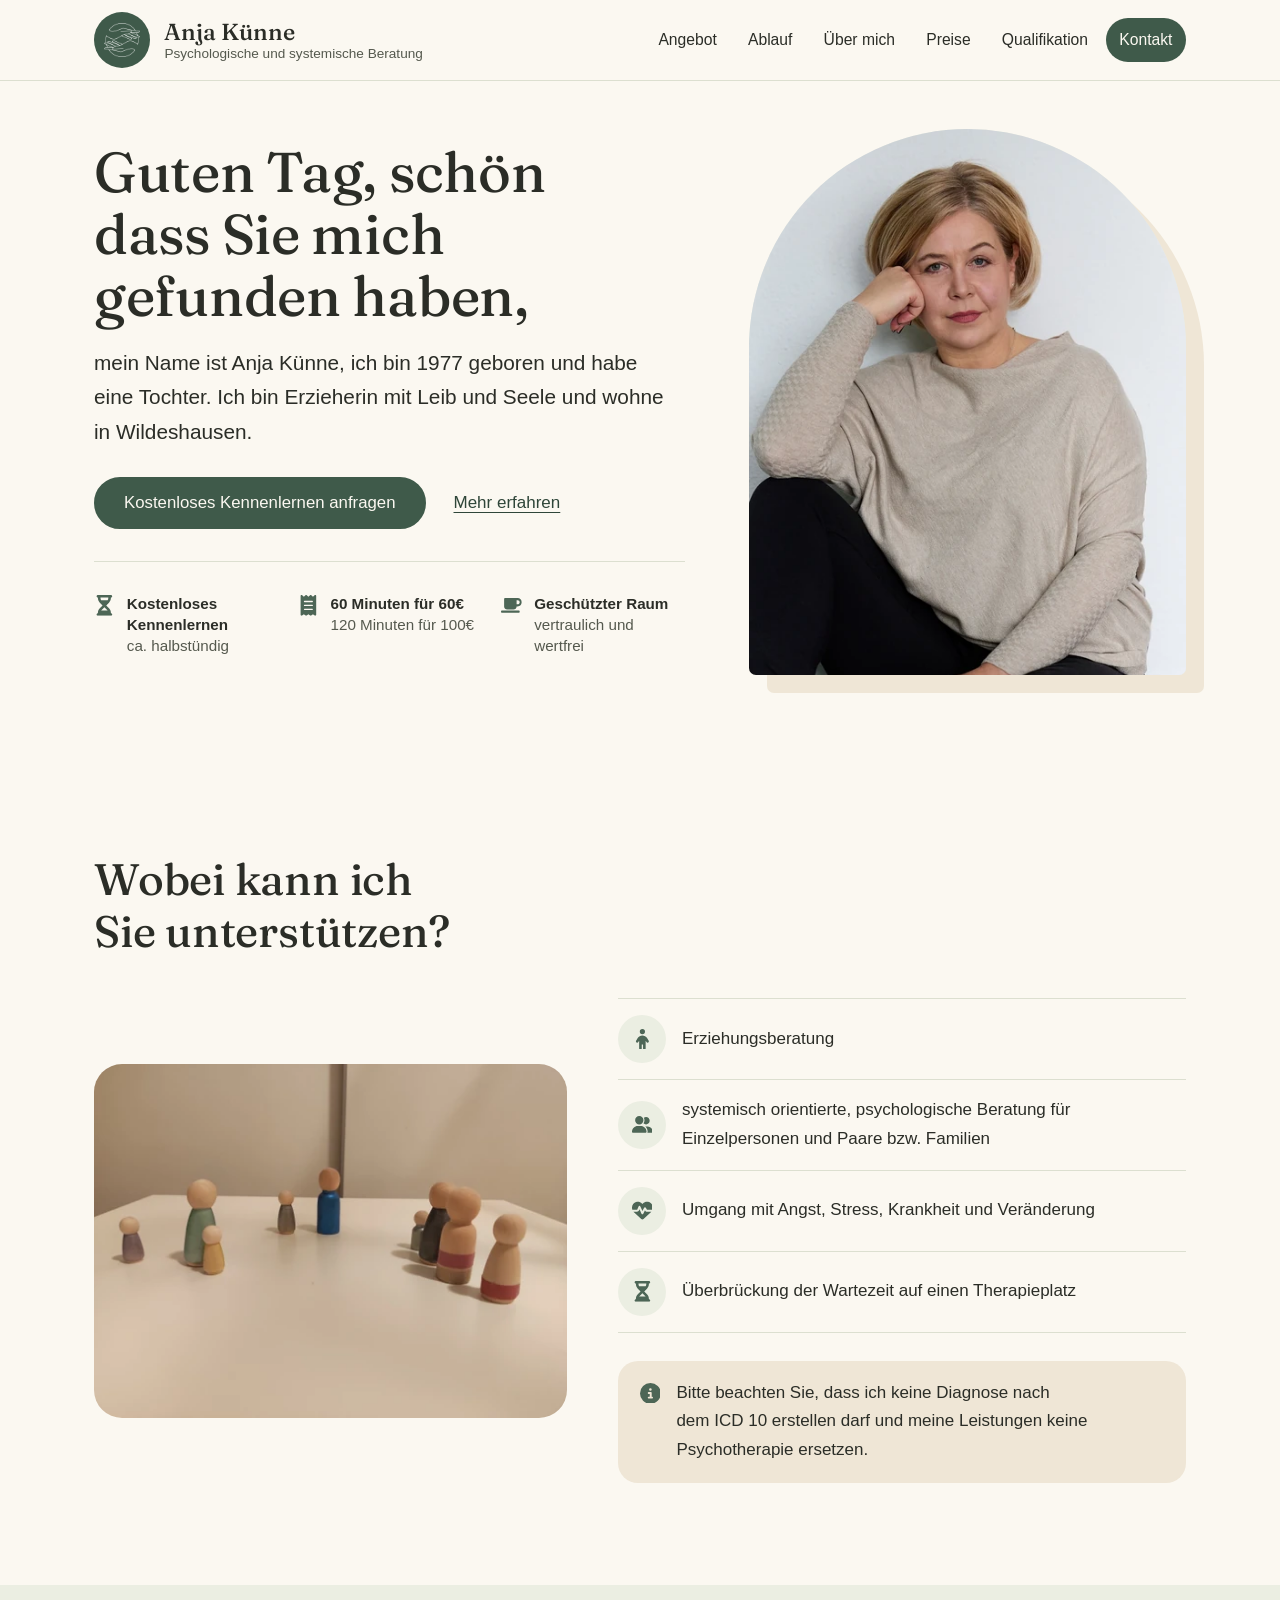
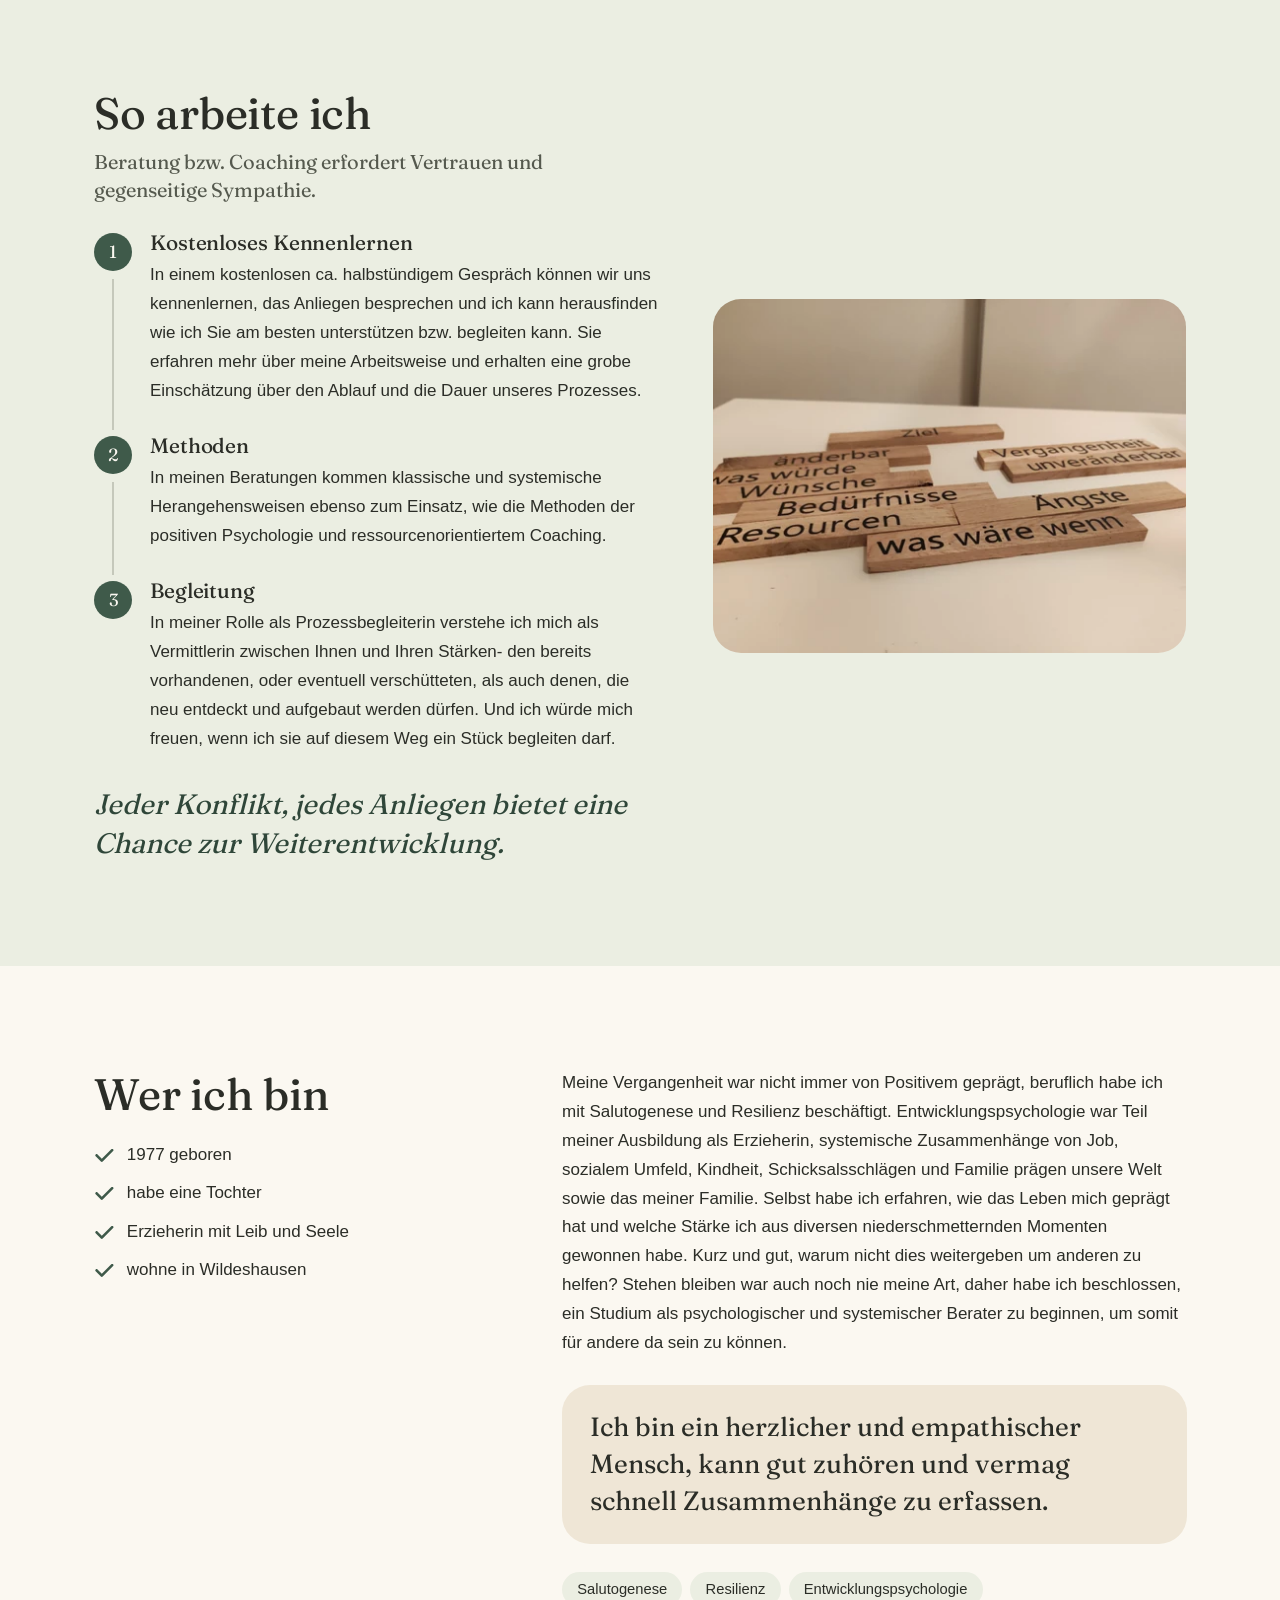
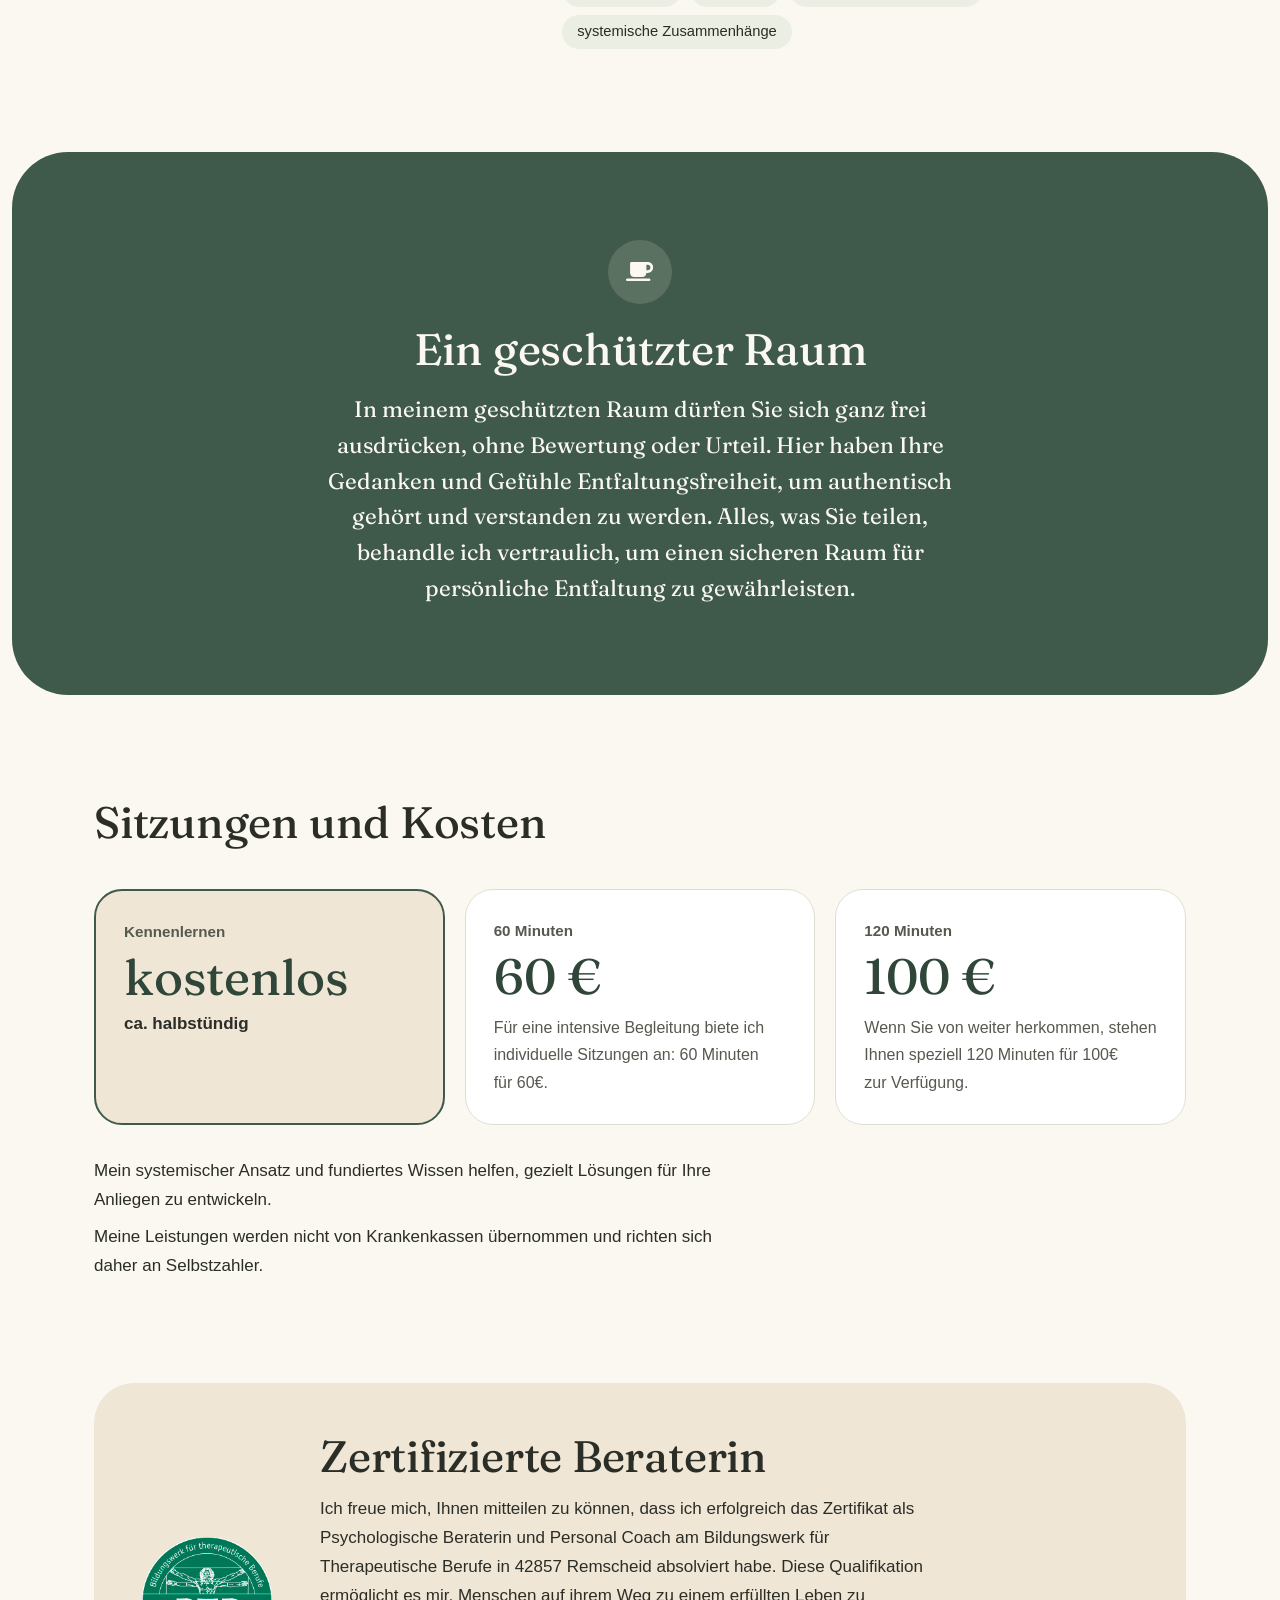
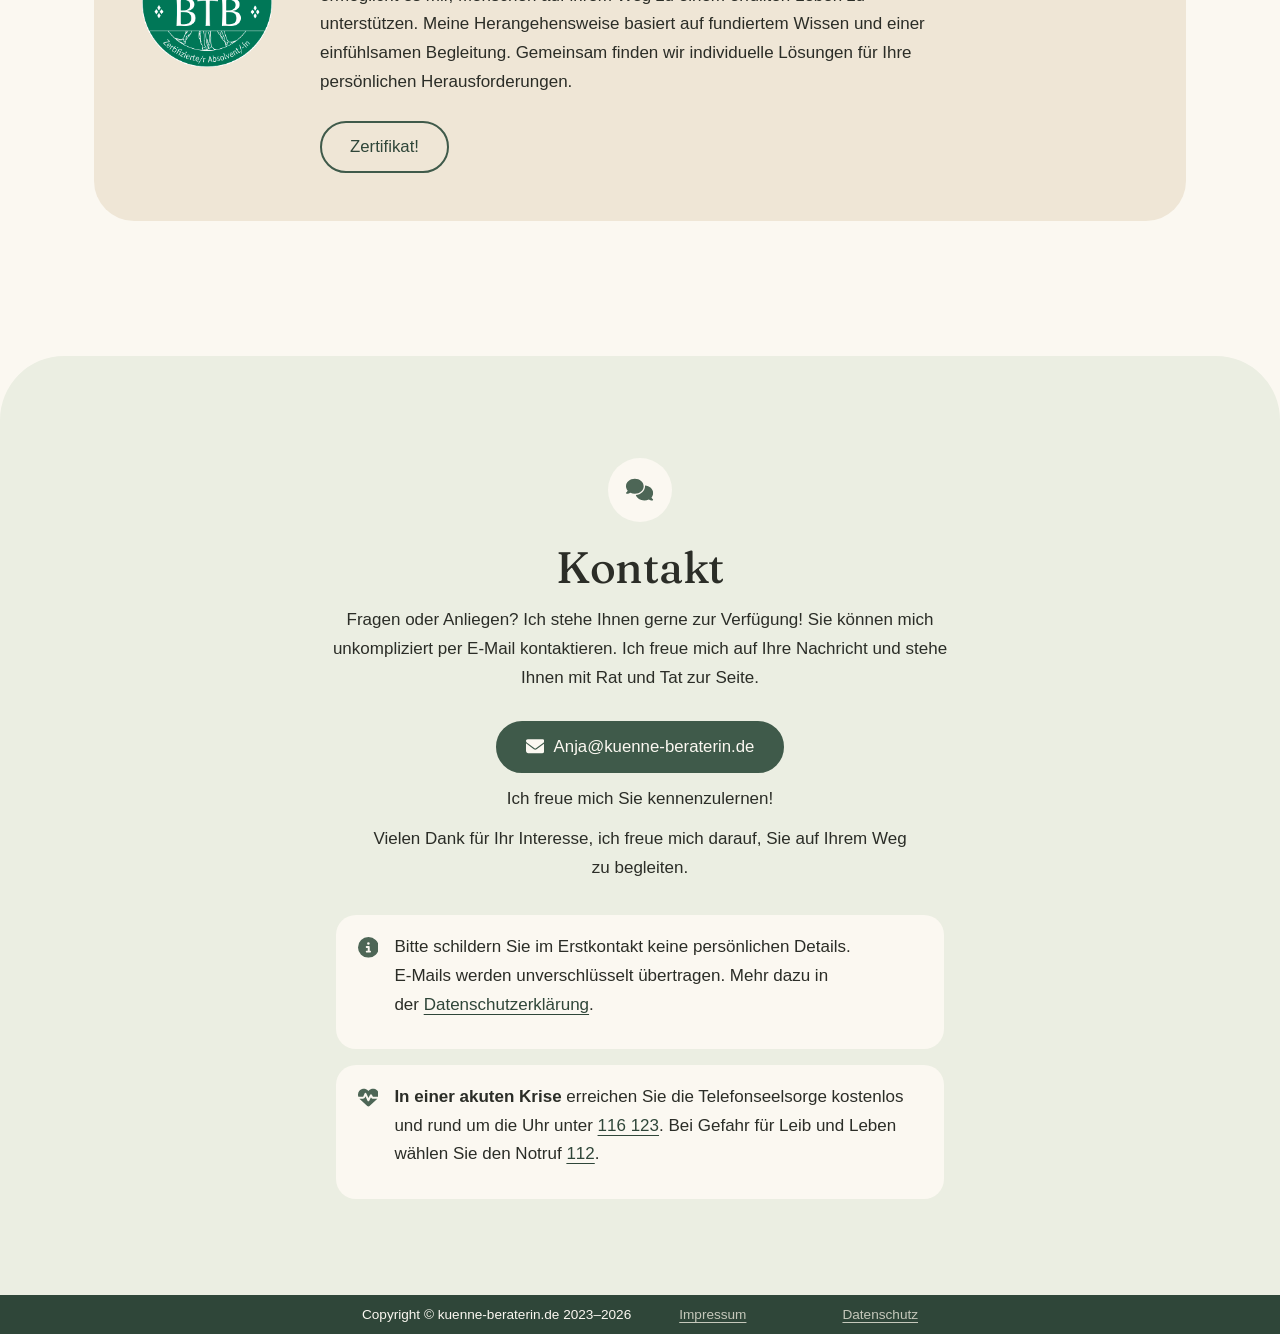
<file: index.html>
<!DOCTYPE html>
<html lang="de">
<head>
<meta charset="utf-8">
<meta name="viewport" content="width=device-width, initial-scale=1">
<title>Psychologische und Systemische Beratung Wildeshausen – Anja Künne</title>
<meta name="description" content="Professionelle psychologische systemische Beratung in Wildeshausen zur Unterstützung bei persönlichen und beruflichen Herausforderungen.">
<meta name="author" content="Anja Künne">
<meta name="robots" content="index, follow">
<link rel="canonical" href="https://kuenne-beraterin.de/">
<meta name="theme-color" content="#c5c8bb">
<meta property="og:type" content="website">
<meta property="og:locale" content="de_DE">
<meta property="og:site_name" content="Anja Künne – Psychologische und systemische Beratung">
<meta property="og:title" content="Psychologische und Systemische Beratung Wildeshausen – Anja Künne">
<meta property="og:description" content="Professionelle psychologische systemische Beratung in Wildeshausen zur Unterstützung bei persönlichen und beruflichen Herausforderungen.">
<meta property="og:url" content="https://kuenne-beraterin.de/">
<meta property="og:image" content="https://kuenne-beraterin.de/resources/img/anja_portrait-800.webp">
<meta name="twitter:card" content="summary">
<link rel="apple-touch-icon" sizes="180x180" href="resources/img/favicon/apple-touch-icon.png">
<link rel="icon" type="image/png" sizes="32x32" href="resources/img/favicon/favicon-32x32.png">
<link rel="icon" type="image/png" sizes="16x16" href="resources/img/favicon/favicon-16x16.png">
<link rel="icon" href="resources/img/favicon/favicon.ico" sizes="any">
<link rel="manifest" href="resources/img/favicon/site.webmanifest">
<link rel="mask-icon" href="resources/img/favicon/safari-pinned-tab.svg" color="#5bbad5">
<link rel="stylesheet" href="resources/css/main.css">
<script type="application/ld+json">{"@context":"https://schema.org","@type":"ProfessionalService","name":"Anja Künne – Psychologische und systemische Beratung","url":"https://kuenne-beraterin.de/","email":"Anja@kuenne-beraterin.de","image":"https://kuenne-beraterin.de/resources/img/anja_portrait-800.webp","address":{"@type":"PostalAddress","streetAddress":"Krämerstraße 11a","postalCode":"27793","addressLocality":"Wildeshausen","addressCountry":"DE"},"founder":{"@type":"Person","name":"Anja Künne","jobTitle":"Psychologische Beraterin und Personal Coach"}}</script>
<script src="resources/js/main.js" defer></script>
</head>
<body class="home">
<!-- @@header:start -->
<!-- @@sprite:start --><svg class="sprite" aria-hidden="true" focusable="false"><symbol id="i-mug" viewBox="0 0 640 512"><path d="M96 64c0-17.7 14.3-32 32-32l320 0 64 0c70.7 0 128 57.3 128 128s-57.3 128-128 128l-32 0c0 53-43 96-96 96l-192 0c-53 0-96-43-96-96L96 64zM480 224l32 0c35.3 0 64-28.7 64-64s-28.7-64-64-64l-32 0 0 128zM32 416l512 0c17.7 0 32 14.3 32 32s-14.3 32-32 32L32 480c-17.7 0-32-14.3-32-32s14.3-32 32-32z"/></symbol><symbol id="i-receipt" viewBox="0 0 384 512"><path d="M14 2.2C22.5-1.7 32.5-.3 39.6 5.8L80 40.4 120.4 5.8c9-7.7 22.3-7.7 31.2 0L192 40.4 232.4 5.8c9-7.7 22.3-7.7 31.2 0L304 40.4 344.4 5.8c7.1-6.1 17.1-7.5 25.6-3.6s14 12.4 14 21.8l0 464c0 9.4-5.5 17.9-14 21.8s-18.5 2.5-25.6-3.6L304 471.6l-40.4 34.6c-9 7.7-22.3 7.7-31.2 0L192 471.6l-40.4 34.6c-9 7.7-22.3 7.7-31.2 0L80 471.6 39.6 506.2c-7.1 6.1-17.1 7.5-25.6 3.6S0 497.4 0 488L0 24C0 14.6 5.5 6.1 14 2.2zM96 144c-8.8 0-16 7.2-16 16s7.2 16 16 16l192 0c8.8 0 16-7.2 16-16s-7.2-16-16-16L96 144zM80 352c0 8.8 7.2 16 16 16l192 0c8.8 0 16-7.2 16-16s-7.2-16-16-16L96 336c-8.8 0-16 7.2-16 16zM96 240c-8.8 0-16 7.2-16 16s7.2 16 16 16l192 0c8.8 0 16-7.2 16-16s-7.2-16-16-16L96 240z"/></symbol><symbol id="i-comments" viewBox="0 0 640 512"><path d="M208 352c114.9 0 208-78.8 208-176S322.9 0 208 0S0 78.8 0 176c0 38.6 14.7 74.3 39.6 103.4c-3.5 9.4-8.7 17.7-14.2 24.7c-4.8 6.2-9.7 11-13.3 14.3c-1.8 1.6-3.3 2.9-4.3 3.7c-.5 .4-.9 .7-1.1 .8l-.2 .2s0 0 0 0s0 0 0 0C1 327.2-1.4 334.4 .8 340.9S9.1 352 16 352c21.8 0 43.8-5.6 62.1-12.5c9.2-3.5 17.8-7.4 25.2-11.4C134.1 343.3 169.8 352 208 352zM448 176c0 112.3-99.1 196.9-216.5 207C255.8 457.4 336.4 512 432 512c38.2 0 73.9-8.7 104.7-23.9c7.5 4 16 7.9 25.2 11.4c18.3 6.9 40.3 12.5 62.1 12.5c6.9 0 13.1-4.5 15.2-11.1c2.1-6.6-.2-13.8-5.8-17.9c0 0 0 0 0 0s0 0 0 0l-.2-.2c-.2-.2-.6-.4-1.1-.8c-1-.8-2.5-2-4.3-3.7c-3.6-3.3-8.5-8.1-13.3-14.3c-5.5-7-10.7-15.4-14.2-24.7c24.9-29 39.6-64.7 39.6-103.4c0-92.8-84.9-168.9-192.6-175.5c.4 5.1 .6 10.3 .6 15.5z"/></symbol><symbol id="i-up" viewBox="0 0 448 512"><path d="M201.4 137.4c12.5-12.5 32.8-12.5 45.3 0l160 160c12.5 12.5 12.5 32.8 0 45.3s-32.8 12.5-45.3 0L224 205.3 86.6 342.6c-12.5 12.5-32.8 12.5-45.3 0s-12.5-32.8 0-45.3l160-160z"/></symbol><symbol id="i-child" viewBox="0 0 320 512"><path d="M96 64a64 64 0 1 1 128 0A64 64 0 1 1 96 64zm48 320l0 96c0 17.7-14.3 32-32 32s-32-14.3-32-32l0-192.2L59.1 321c-9.4 15-29.2 19.4-44.1 10S-4.5 301.9 4.9 287l39.9-63.3C69.7 184 113.2 160 160 160s90.3 24 115.2 63.6L315.1 287c9.4 15 4.9 34.7-10 44.1s-34.7 4.9-44.1-10L240 287.8 240 480c0 17.7-14.3 32-32 32s-32-14.3-32-32l0-96-32 0z"/></symbol><symbol id="i-user-group" viewBox="0 0 640 512"><path d="M96 128a128 128 0 1 1 256 0A128 128 0 1 1 96 128zM0 482.3C0 383.8 79.8 304 178.3 304l91.4 0C368.2 304 448 383.8 448 482.3c0 16.4-13.3 29.7-29.7 29.7L29.7 512C13.3 512 0 498.7 0 482.3zM609.3 512l-137.8 0c5.4-9.4 8.6-20.3 8.6-32l0-8c0-60.7-27.1-115.2-69.8-151.8c2.4-.1 4.7-.2 7.1-.2l61.4 0C567.8 320 640 392.2 640 481.3c0 17-13.8 30.7-30.7 30.7zM432 256c-31 0-59-12.6-79.3-32.9C372.4 196.5 384 163.6 384 128c0-26.8-6.6-52.1-18.3-74.3C384.3 40.1 407.2 32 432 32c61.9 0 112 50.1 112 112s-50.1 112-112 112z"/></symbol><symbol id="i-heart-pulse" viewBox="0 0 512 512"><path d="M228.3 469.1L47.6 300.4c-4.2-3.9-8.2-8.1-11.9-12.4l87 0c22.6 0 43-13.6 51.7-34.5l10.5-25.2 49.3 109.5c3.8 8.5 12.1 14 21.4 14.1s17.8-5 22-13.3L320 253.7l1.7 3.4c9.5 19 28.9 31 50.1 31l104.5 0c-3.7 4.3-7.7 8.5-11.9 12.4L283.7 469.1c-7.5 7-17.4 10.9-27.7 10.9s-20.2-3.9-27.7-10.9zM503.7 240l-132 0c-3 0-5.8-1.7-7.2-4.4l-23.2-46.3c-4.1-8.1-12.4-13.3-21.5-13.3s-17.4 5.1-21.5 13.3l-41.4 82.8L205.9 158.2c-3.9-8.7-12.7-14.3-22.2-14.1s-18.1 5.9-21.8 14.8l-31.8 76.3c-1.2 3-4.2 4.9-7.4 4.9L16 240c-2.6 0-5 .4-7.3 1.1C3 225.2 0 208.2 0 190.9l0-5.8c0-69.9 50.5-129.5 119.4-141C165 36.5 211.4 51.4 244 84l12 12 12-12c32.6-32.6 79-47.5 124.6-39.9C461.5 55.6 512 115.2 512 185.1l0 5.8c0 16.9-2.8 33.5-8.3 49.1z"/></symbol><symbol id="i-hourglass" viewBox="0 0 384 512"><path d="M32 0C14.3 0 0 14.3 0 32S14.3 64 32 64l0 11c0 42.4 16.9 83.1 46.9 113.1L146.7 256 78.9 323.9C48.9 353.9 32 394.6 32 437l0 11c-17.7 0-32 14.3-32 32s14.3 32 32 32l32 0 256 0 32 0c17.7 0 32-14.3 32-32s-14.3-32-32-32l0-11c0-42.4-16.9-83.1-46.9-113.1L237.3 256l67.9-67.9c30-30 46.9-70.7 46.9-113.1l0-11c17.7 0 32-14.3 32-32s-14.3-32-32-32L320 0 64 0 32 0zM96 75l0-11 192 0 0 11c0 19-5.6 37.4-16 53L112 128c-10.3-15.6-16-34-16-53zm16 309c3.5-5.3 7.6-10.3 12.1-14.9L192 301.3l67.9 67.9c4.6 4.6 8.6 9.6 12.1 14.9L112 384z"/></symbol><symbol id="i-envelope" viewBox="0 0 512 512"><path d="M48 64C21.5 64 0 85.5 0 112c0 15.1 7.1 29.3 19.2 38.4L236.8 313.6c11.4 8.5 27 8.5 38.4 0L492.8 150.4c12.1-9.1 19.2-23.3 19.2-38.4c0-26.5-21.5-48-48-48L48 64zM0 176L0 384c0 35.3 28.7 64 64 64l384 0c35.3 0 64-28.7 64-64l0-208L294.4 339.2c-22.8 17.1-54 17.1-76.8 0L0 176z"/></symbol><symbol id="i-award" viewBox="0 0 384 512"><path d="M173.8 5.5c11-7.3 25.4-7.3 36.4 0L228 17.2c6 3.9 13 5.8 20.1 5.4l21.3-1.3c13.2-.8 25.6 6.4 31.5 18.2l9.6 19.1c3.2 6.4 8.4 11.5 14.7 14.7L344.5 83c11.8 5.9 19 18.3 18.2 31.5l-1.3 21.3c-.4 7.1 1.5 14.2 5.4 20.1l11.8 17.8c7.3 11 7.3 25.4 0 36.4L366.8 228c-3.9 6-5.8 13-5.4 20.1l1.3 21.3c.8 13.2-6.4 25.6-18.2 31.5l-19.1 9.6c-6.4 3.2-11.5 8.4-14.7 14.7L301 344.5c-5.9 11.8-18.3 19-31.5 18.2l-21.3-1.3c-7.1-.4-14.2 1.5-20.1 5.4l-17.8 11.8c-11 7.3-25.4 7.3-36.4 0L156 366.8c-6-3.9-13-5.8-20.1-5.4l-21.3 1.3c-13.2 .8-25.6-6.4-31.5-18.2l-9.6-19.1c-3.2-6.4-8.4-11.5-14.7-14.7L39.5 301c-11.8-5.9-19-18.3-18.2-31.5l1.3-21.3c.4-7.1-1.5-14.2-5.4-20.1L5.5 210.2c-7.3-11-7.3-25.4 0-36.4L17.2 156c3.9-6 5.8-13 5.4-20.1l-1.3-21.3c-.8-13.2 6.4-25.6 18.2-31.5l19.1-9.6C65 70.2 70.2 65 73.4 58.6L83 39.5c5.9-11.8 18.3-19 31.5-18.2l21.3 1.3c7.1 .4 14.2-1.5 20.1-5.4L173.8 5.5zM272 192a80 80 0 1 0 -160 0 80 80 0 1 0 160 0zM1.3 441.8L44.4 339.3c.2 .1 .3 .2 .4 .4l9.6 19.1c11.7 23.2 36 37.3 62 35.8l21.3-1.3c.2 0 .5 0 .7 .2l17.8 11.8c5.1 3.3 10.5 5.9 16.1 7.7l-37.6 89.3c-2.3 5.5-7.4 9.2-13.3 9.7s-11.6-2.2-14.8-7.2L74.4 455.5l-56.1 8.3c-5.7 .8-11.4-1.5-15-6s-4.3-10.7-2.1-16zm248 60.4L211.7 413c5.6-1.8 11-4.3 16.1-7.7l17.8-11.8c.2-.1 .4-.2 .7-.2l21.3 1.3c26 1.5 50.3-12.6 62-35.8l9.6-19.1c.1-.2 .2-.3 .4-.4l43.2 102.5c2.2 5.3 1.4 11.4-2.1 16s-9.3 6.9-15 6l-56.1-8.3-32.2 49.2c-3.2 5-8.9 7.7-14.8 7.2s-11-4.3-13.3-9.7z"/></symbol><symbol id="i-info" viewBox="0 0 512 512"><path d="M256 512A256 256 0 1 0 256 0a256 256 0 1 0 0 512zM216 336l24 0 0-64-24 0c-13.3 0-24-10.7-24-24s10.7-24 24-24l48 0c13.3 0 24 10.7 24 24l0 88 8 0c13.3 0 24 10.7 24 24s-10.7 24-24 24l-80 0c-13.3 0-24-10.7-24-24s10.7-24 24-24zm40-208a32 32 0 1 1 0 64 32 32 0 1 1 0-64z"/></symbol><symbol id="i-shield" viewBox="0 0 512 512"><path d="M269.4 2.9C265.2 1 260.7 0 256 0s-9.2 1-13.4 2.9L54.3 82.8c-22 9.3-38.4 31-38.3 57.2c.5 99.2 41.3 280.7 213.6 363.2c16.7 8 36.1 8 52.8 0C454.7 420.7 495.5 239.2 496 140c.1-26.2-16.3-47.9-38.3-57.2L269.4 2.9zM144 221.3c0-33.8 27.4-61.3 61.3-61.3c16.2 0 31.8 6.5 43.3 17.9l7.4 7.4 7.4-7.4c11.5-11.5 27.1-17.9 43.3-17.9c33.8 0 61.3 27.4 61.3 61.3c0 16.2-6.5 31.8-17.9 43.3l-82.7 82.7c-6.2 6.2-16.4 6.2-22.6 0l-82.7-82.7c-11.5-11.5-17.9-27.1-17.9-43.3z"/></symbol><symbol id="i-pin" viewBox="0 0 384 512"><path d="M215.7 499.2C267 435 384 279.4 384 192C384 86 298 0 192 0S0 86 0 192c0 87.4 117 243 168.3 307.2c12.3 15.3 35.1 15.3 47.4 0zM192 128a64 64 0 1 1 0 128 64 64 0 1 1 0-128z"/></symbol><symbol id="i-seedling" viewBox="0 0 512 512"><path d="M512 32c0 113.6-84.6 207.5-194.2 222c-7.1-53.4-30.6-101.6-65.3-139.3C290.8 46.3 364 0 448 0l32 0c17.7 0 32 14.3 32 32zM0 96C0 78.3 14.3 64 32 64l32 0c123.7 0 224 100.3 224 224l0 32 0 160c0 17.7-14.3 32-32 32s-32-14.3-32-32l0-160C100.3 320 0 219.7 0 96z"/></symbol><symbol id="i-arrow" viewBox="0 0 448 512"><path d="M438.6 278.6c12.5-12.5 12.5-32.8 0-45.3l-160-160c-12.5-12.5-32.8-12.5-45.3 0s-12.5 32.8 0 45.3L338.8 224 32 224c-17.7 0-32 14.3-32 32s14.3 32 32 32l306.7 0L233.4 393.4c-12.5 12.5-12.5 32.8 0 45.3s32.8 12.5 45.3 0l160-160z"/></symbol><symbol id="i-pdf" viewBox="0 0 512 512"><path d="M0 64C0 28.7 28.7 0 64 0L224 0l0 128c0 17.7 14.3 32 32 32l128 0 0 144-208 0c-35.3 0-64 28.7-64 64l0 144-48 0c-35.3 0-64-28.7-64-64L0 64zm384 64l-128 0L256 0 384 128zM176 352l32 0c30.9 0 56 25.1 56 56s-25.1 56-56 56l-16 0 0 32c0 8.8-7.2 16-16 16s-16-7.2-16-16l0-48 0-80c0-8.8 7.2-16 16-16zm32 80c13.3 0 24-10.7 24-24s-10.7-24-24-24l-16 0 0 48 16 0zm96-80l32 0c26.5 0 48 21.5 48 48l0 64c0 26.5-21.5 48-48 48l-32 0c-8.8 0-16-7.2-16-16l0-128c0-8.8 7.2-16 16-16zm32 128c8.8 0 16-7.2 16-16l0-64c0-8.8-7.2-16-16-16l-16 0 0 96 16 0zm80-112c0-8.8 7.2-16 16-16l48 0c8.8 0 16 7.2 16 16s-7.2 16-16 16l-32 0 0 32 32 0c8.8 0 16 7.2 16 16s-7.2 16-16 16l-32 0 0 48c0 8.8-7.2 16-16 16s-16-7.2-16-16l0-64 0-64z"/></symbol><symbol id="i-handshake" viewBox="0 0 640 512"><path d="M323.4 85.2l-96.8 78.4c-16.1 13-19.2 36.4-7 53.1c12.9 17.8 38 21.3 55.3 7.8l99.3-77.2c7-5.4 17-4.2 22.5 2.8s4.2 17-2.8 22.5l-20.9 16.2L512 316.8 512 128l-.7 0-3.9-2.5L434.8 79c-15.3-9.8-33.2-15-51.4-15c-21.8 0-43 7.5-60 21.2zm22.8 124.4l-51.7 40.2C263 274.4 217.3 268 193.7 235.6c-22.2-30.5-16.6-73.1 12.7-96.8l83.2-67.3c-11.6-4.9-24.1-7.4-36.8-7.4C234 64 215.7 69.6 200 80l-72 48 0 224 28.2 0 91.4 83.4c19.6 17.9 49.9 16.5 67.8-3.1c5.5-6.1 9.2-13.2 11.1-20.6l17 15.6c19.5 17.9 49.9 16.6 67.8-2.9c4.5-4.9 7.8-10.6 9.9-16.5c19.4 13 45.8 10.3 62.1-7.5c17.9-19.5 16.6-49.9-2.9-67.8l-134.2-123zM16 128c-8.8 0-16 7.2-16 16L0 352c0 17.7 14.3 32 32 32l32 0c17.7 0 32-14.3 32-32l0-224-80 0zM48 320a16 16 0 1 1 0 32 16 16 0 1 1 0-32zM544 128l0 224c0 17.7 14.3 32 32 32l32 0c17.7 0 32-14.3 32-32l0-208c0-8.8-7.2-16-16-16l-80 0zm32 208a16 16 0 1 1 32 0 16 16 0 1 1 -32 0z"/></symbol><symbol id="i-check" viewBox="0 0 448 512"><path d="M438.6 105.4c12.5 12.5 12.5 32.8 0 45.3l-256 256c-12.5 12.5-32.8 12.5-45.3 0l-128-128c-12.5-12.5-12.5-32.8 0-45.3s32.8-12.5 45.3 0L160 338.7 393.4 105.4c12.5-12.5 32.8-12.5 45.3 0z"/></symbol></svg><!-- @@sprite:end -->
<a class="skip-link" href="#main">Zum Inhalt springen</a>
<div id="top-sentinel" class="top-sentinel" aria-hidden="true"></div>
<header class="site-header">
  <div class="container site-header__inner">
    <a class="brand" href="index.html">
      <span class="brand__mark"><img src="resources/img/logo_woText_white-200.webp" srcset="resources/img/logo_woText_white-200.webp 200w, resources/img/logo_woText_white-400.webp 400w" sizes="64px" width="400" height="360" alt="Logo Anja Künne" fetchpriority="high"></span>
      <span class="brand__text"><span class="brand__name">Anja Künne</span><span class="brand__subtitle">Psychologische und systemische Beratung</span></span>
    </a>
    <nav class="site-nav" aria-label="Hauptnavigation">
      <ul class="site-nav__list">
        <li><a href="index.html#angebot">Angebot</a></li>
        <li><a href="index.html#ablauf">Ablauf</a></li>
        <li><a href="index.html#ueber-mich">Über mich</a></li>
        <li><a href="index.html#preise">Preise</a></li>
        <li><a href="index.html#qualifikation">Qualifikation</a></li>
        <li><a href="index.html#kontakt">Kontakt</a></li>
      </ul>
    </nav>
  </div>
</header>
<!-- @@header:end -->
<main id="main" tabindex="-1">
  <section class="hero" aria-labelledby="hero-title">
    <div class="container hero__grid">
      <div class="hero__media">
        <div class="arch"><img class="portrait" src="resources/img/anja_portrait-800.webp" srcset="resources/img/anja_portrait-480.webp 480w, resources/img/anja_portrait-800.webp 800w, resources/img/anja_portrait-1200.webp 1200w" sizes="(min-width: 900px) 460px, 80vw" width="800" height="1200" alt="Portrait von Anja Künne" fetchpriority="high"></div>
      </div>
      <div class="hero__text">
        <h1 id="hero-title"><span id="welcome">Guten Tag</span>, schön dass Sie mich gefunden haben,</h1>
        <p class="lead">mein Name ist Anja Künne, ich bin 1977 geboren und habe eine Tochter. Ich bin Erzieherin mit Leib und Seele und wohne in Wildeshausen.</p>
        <div class="hero__cta">
          <a class="btn btn--lg btn--solid" href="mailto:Anja@kuenne-beraterin.de">Kostenloses Kennenlernen anfragen</a>
          <a class="textlink" href="index.html#angebot">Mehr erfahren</a>
        </div>
        <ul class="trust" aria-label="Auf einen Blick">
          <li><a href="index.html#ablauf"><svg class="icon" aria-hidden="true" focusable="false"><use href="#i-hourglass"/></svg><span><strong>Kostenloses Kennenlernen</strong> ca. halbstündig</span></a></li>
          <li><a href="index.html#preise"><svg class="icon" aria-hidden="true" focusable="false"><use href="#i-receipt"/></svg><span><strong>60 Minuten für 60€</strong> 120 Minuten für 100€</span></a></li>
          <li><a href="index.html#schutzraum"><svg class="icon" aria-hidden="true" focusable="false"><use href="#i-mug"/></svg><span><strong>Geschützter Raum</strong> vertraulich und wertfrei</span></a></li>
        </ul>
      </div>
    </div>
  </section>

  <section class="section" id="angebot" aria-labelledby="angebot-title">
    <div class="container">
      <div class="section-head reveal">
        <h2 id="angebot-title">Wobei kann ich Sie unterstützen?</h2>
      </div>
      <div class="split">
        <div class="split__media reveal">
          <img class="photo" src="resources/img/img_2-800.webp" srcset="resources/img/img_2-480.webp 480w, resources/img/img_2-800.webp 800w, resources/img/img_2-1200.webp 1200w" sizes="(min-width: 900px) 480px, 100vw" width="800" height="599" alt="Holzfiguren in verschiedenen Farben auf einem Tisch als Sinnbild für Familie" loading="lazy" decoding="async">
        </div>
        <div class="split__text">
          <ul class="services reveal">
            <li class="service"><span class="badge"><svg class="icon" aria-hidden="true" focusable="false"><use href="#i-child"/></svg></span>Erziehungsberatung</li>
            <li class="service"><span class="badge"><svg class="icon" aria-hidden="true" focusable="false"><use href="#i-user-group"/></svg></span>systemisch orientierte, psychologische Beratung für Einzelpersonen und Paare bzw. Familien</li>
            <li class="service"><span class="badge"><svg class="icon" aria-hidden="true" focusable="false"><use href="#i-heart-pulse"/></svg></span>Umgang mit Angst, Stress, Krankheit und Veränderung</li>
            <li class="service"><span class="badge"><svg class="icon" aria-hidden="true" focusable="false"><use href="#i-hourglass"/></svg></span>Überbrückung der Wartezeit auf einen Therapieplatz</li>
          </ul>
          <div class="notice reveal" role="note">
            <svg class="icon" aria-hidden="true" focusable="false"><use href="#i-info"/></svg>
            <p>Bitte beachten Sie, dass ich keine Diagnose nach dem ICD 10 erstellen darf und meine Leistungen keine Psychotherapie ersetzen.</p>
          </div>
        </div>
      </div>
    </div>
  </section>

  <section class="section section--tint" id="ablauf" aria-labelledby="ablauf-title">
    <div class="container">
      <div class="split split--flip">
        <div class="split__media reveal">
          <img class="photo" src="resources/img/img_1-800.webp" srcset="resources/img/img_1-480.webp 480w, resources/img/img_1-800.webp 800w, resources/img/img_1-1200.webp 1200w" sizes="(min-width: 900px) 480px, 100vw" width="800" height="599" alt="Holzklötze mit Begriffen wie „Ziel“, „Ressourcen“ und „Bedürfnisse“ auf einem Tisch" loading="lazy" decoding="async">
        </div>
        <div class="split__text">
          <div class="section-head reveal">
            <h2 id="ablauf-title">So arbeite ich</h2>
            <p class="lead-line">Beratung bzw. Coaching erfordert Vertrauen und gegenseitige Sympathie.</p>
          </div>
          <ol class="steps">
            <li class="step reveal">
              <h3>Kostenloses Kennenlernen</h3>
              <p>In einem kostenlosen ca. halbstündigem Gespräch können wir uns kennenlernen, das Anliegen besprechen und ich kann herausfinden wie ich Sie am besten unterstützen bzw. begleiten kann. Sie erfahren mehr über meine Arbeitsweise und erhalten eine grobe Einschätzung über den Ablauf und die Dauer unseres Prozesses.</p>
            </li>
            <li class="step reveal">
              <h3>Methoden</h3>
              <p>In meinen Beratungen kommen klassische und systemische Herangehensweisen ebenso zum Einsatz, wie die Methoden der positiven Psychologie und ressourcenorientiertem Coaching.</p>
            </li>
            <li class="step reveal">
              <h3>Begleitung</h3>
              <p>In meiner Rolle als Prozessbegleiterin verstehe ich mich als Vermittlerin zwischen Ihnen und Ihren Stärken- den bereits vorhandenen, oder eventuell verschütteten, als auch denen, die neu entdeckt und aufgebaut werden dürfen. Und ich würde mich freuen, wenn ich sie auf diesem Weg ein Stück begleiten darf.</p>
            </li>
          </ol>
          <blockquote class="quote reveal">Jeder Konflikt, jedes Anliegen bietet eine Chance zur Weiterentwicklung.</blockquote>
        </div>
      </div>
    </div>
  </section>

  <section class="section" id="ueber-mich" aria-labelledby="about-title">
    <div class="container about">
      <div class="reveal">
        <h2 id="about-title">Wer ich bin</h2>
        <ul class="facts">
          <li><svg class="icon" aria-hidden="true" focusable="false"><use href="#i-check"/></svg>1977 geboren</li>
          <li><svg class="icon" aria-hidden="true" focusable="false"><use href="#i-check"/></svg>habe eine Tochter</li>
          <li><svg class="icon" aria-hidden="true" focusable="false"><use href="#i-check"/></svg>Erzieherin mit Leib und Seele</li>
          <li><svg class="icon" aria-hidden="true" focusable="false"><use href="#i-check"/></svg>wohne in Wildeshausen</li>
        </ul>
      </div>
      <div>
        <p class="reveal">Meine Vergangenheit war nicht immer von Positivem geprägt, beruflich habe ich mit Salutogenese und Resilienz beschäftigt. Entwicklungspsychologie war Teil meiner Ausbildung als Erzieherin, systemische Zusammenhänge von Job, sozialem Umfeld, Kindheit, Schicksalsschlägen und Familie prägen unsere Welt sowie das meiner Familie. Selbst habe ich erfahren, wie das Leben mich geprägt hat und welche Stärke ich aus diversen niederschmetternden Momenten gewonnen habe. Kurz und gut, warum nicht dies weitergeben um anderen zu helfen? Stehen bleiben war auch noch nie meine Art, daher habe ich beschlossen, ein Studium als psychologischer und systemischer Berater zu beginnen, um somit für andere da sein zu können.</p>
        <blockquote class="pullquote reveal">Ich bin ein herzlicher und empathischer Mensch, kann gut zuhören und vermag schnell Zusammenhänge zu erfassen.</blockquote>
        <ul class="tags reveal">
          <li class="tag">Salutogenese</li>
          <li class="tag">Resilienz</li>
          <li class="tag">Entwicklungspsychologie</li>
          <li class="tag">systemische Zusammenhänge</li>
        </ul>
      </div>
    </div>
  </section>

  <section class="band" id="schutzraum" aria-labelledby="shelter-title">
    <div class="shelter reveal">
      <span class="badge badge--lg"><svg class="icon" aria-hidden="true" focusable="false"><use href="#i-mug"/></svg></span>
      <h2 id="shelter-title">Ein geschützter Raum</h2>
      <p>In meinem geschützten Raum dürfen Sie sich ganz frei ausdrücken, ohne Bewertung oder Urteil. Hier haben Ihre Gedanken und Gefühle Entfaltungsfreiheit, um authentisch gehört und verstanden zu werden. Alles, was Sie teilen, behandle ich vertraulich, um einen sicheren Raum für persönliche Entfaltung zu gewährleisten.</p>
    </div>
  </section>

  <section class="section" id="preise" aria-labelledby="preise-title">
    <div class="container">
      <div class="section-head reveal">
        <h2 id="preise-title">Sitzungen und Kosten</h2>
      </div>
      <div class="prices reveal">
        <div class="price price--free">
          <span class="price__label">Kennenlernen</span>
          <span class="price__value">kostenlos</span>
          <span class="price__meta">ca. halbstündig</span>
        </div>
        <div class="price">
          <span class="price__label">60 Minuten</span>
          <span class="price__value">60 €</span>
          <p>Für eine intensive Begleitung biete ich individuelle Sitzungen an: 60 Minuten für 60€.</p>
        </div>
        <div class="price">
          <span class="price__label">120 Minuten</span>
          <span class="price__value">100 €</span>
          <p>Wenn Sie von weiter herkommen, stehen Ihnen speziell 120 Minuten für 100€ zur Verfügung.</p>
        </div>
      </div>
      <div class="price-notes reveal">
        <p>Mein systemischer Ansatz und fundiertes Wissen helfen, gezielt Lösungen für Ihre Anliegen zu entwickeln.</p>
        <p>Meine Leistungen werden nicht von Krankenkassen übernommen und richten sich daher an Selbstzahler.</p>
      </div>
    </div>
  </section>

  <section class="section section--flush-top" id="qualifikation" aria-labelledby="cert-title">
    <div class="container">
      <div class="cert reveal">
        <div class="cert__grid">
          <img class="cert__badge" src="resources/img/BTB-200.webp" width="200" height="200" alt="Siegel des Bildungswerks für Therapeutische Berufe (BTB)" loading="lazy" decoding="async">
          <div>
            <h2 id="cert-title" class="h2">Zertifizierte Beraterin</h2>
            <p>Ich freue mich, Ihnen mitteilen zu können, dass ich erfolgreich das Zertifikat als Psychologische Beraterin und Personal Coach am Bildungswerk für Therapeutische Berufe in 42857 Remscheid absolviert habe. Diese Qualifikation ermöglicht es mir, Menschen auf ihrem Weg zu einem erfüllten Leben zu unterstützen. Meine Herangehensweise basiert auf fundiertem Wissen und einer einfühlsamen Begleitung. Gemeinsam finden wir individuelle Lösungen für Ihre persönlichen Herausforderungen.</p>
            <a class="btn btn--lg btn--outline" href="resources/docs/20231210151126.pdf" target="_blank" rel="noopener">Zertifikat!</a>
          </div>
        </div>
      </div>
    </div>
  </section>

  <section class="section section--contact" id="kontakt" aria-labelledby="kontakt-title">
    <div class="container contact reveal">
      <span class="badge badge--lg"><svg class="icon" aria-hidden="true" focusable="false"><use href="#i-comments"/></svg></span>
      <h2 id="kontakt-title">Kontakt</h2>
      <p>Fragen oder Anliegen? Ich stehe Ihnen gerne zur Verfügung! Sie können mich unkompliziert per E-Mail kontaktieren. Ich freue mich auf Ihre Nachricht und stehe Ihnen mit Rat und Tat zur Seite.</p>
      <p class="contact__mail"><a class="btn btn--lg btn--solid" href="mailto:Anja@kuenne-beraterin.de"><svg class="icon" aria-hidden="true" focusable="false"><use href="#i-envelope"/></svg>Anja@kuenne-beraterin.de</a></p>
      <p>Ich freue mich Sie kennenzulernen!</p>
      <p>Vielen Dank für Ihr Interesse, ich freue mich darauf, Sie auf Ihrem Weg zu begleiten.</p>
      <div class="notice" role="note">
        <svg class="icon" aria-hidden="true" focusable="false"><use href="#i-info"/></svg>
        <p>Bitte schildern Sie im Erstkontakt keine persönlichen Details. E-Mails werden unverschlüsselt übertragen. Mehr dazu in der <a href="datenschutz.html">Datenschutzerklärung</a>.</p>
      </div>
      <div class="notice" role="note">
        <svg class="icon" aria-hidden="true" focusable="false"><use href="#i-heart-pulse"/></svg>
        <p><strong>In einer akuten Krise</strong> erreichen Sie die Telefonseelsorge kostenlos und rund um die Uhr unter <a href="tel:116123">116 123</a>. Bei Gefahr für Leib und Leben wählen Sie den Notruf <a href="tel:112">112</a>.</p>
      </div>
    </div>
  </section>

</main>
<!-- @@footer:start -->
<footer class="site-footer">
  <div class="site-footer__inner">
    <span>Copyright &copy; kuenne-beraterin.de 2023–2026</span>
    <a href="impressum.html">Impressum</a>
    <a href="datenschutz.html">Datenschutz</a>
  </div>
</footer>
<button type="button" id="scroll-to-top" class="to-top" aria-label="Nach oben scrollen"><svg class="icon" aria-hidden="true" focusable="false"><use href="#i-up"/></svg></button>
<!-- @@footer:end -->
</body>
</html>
</file>
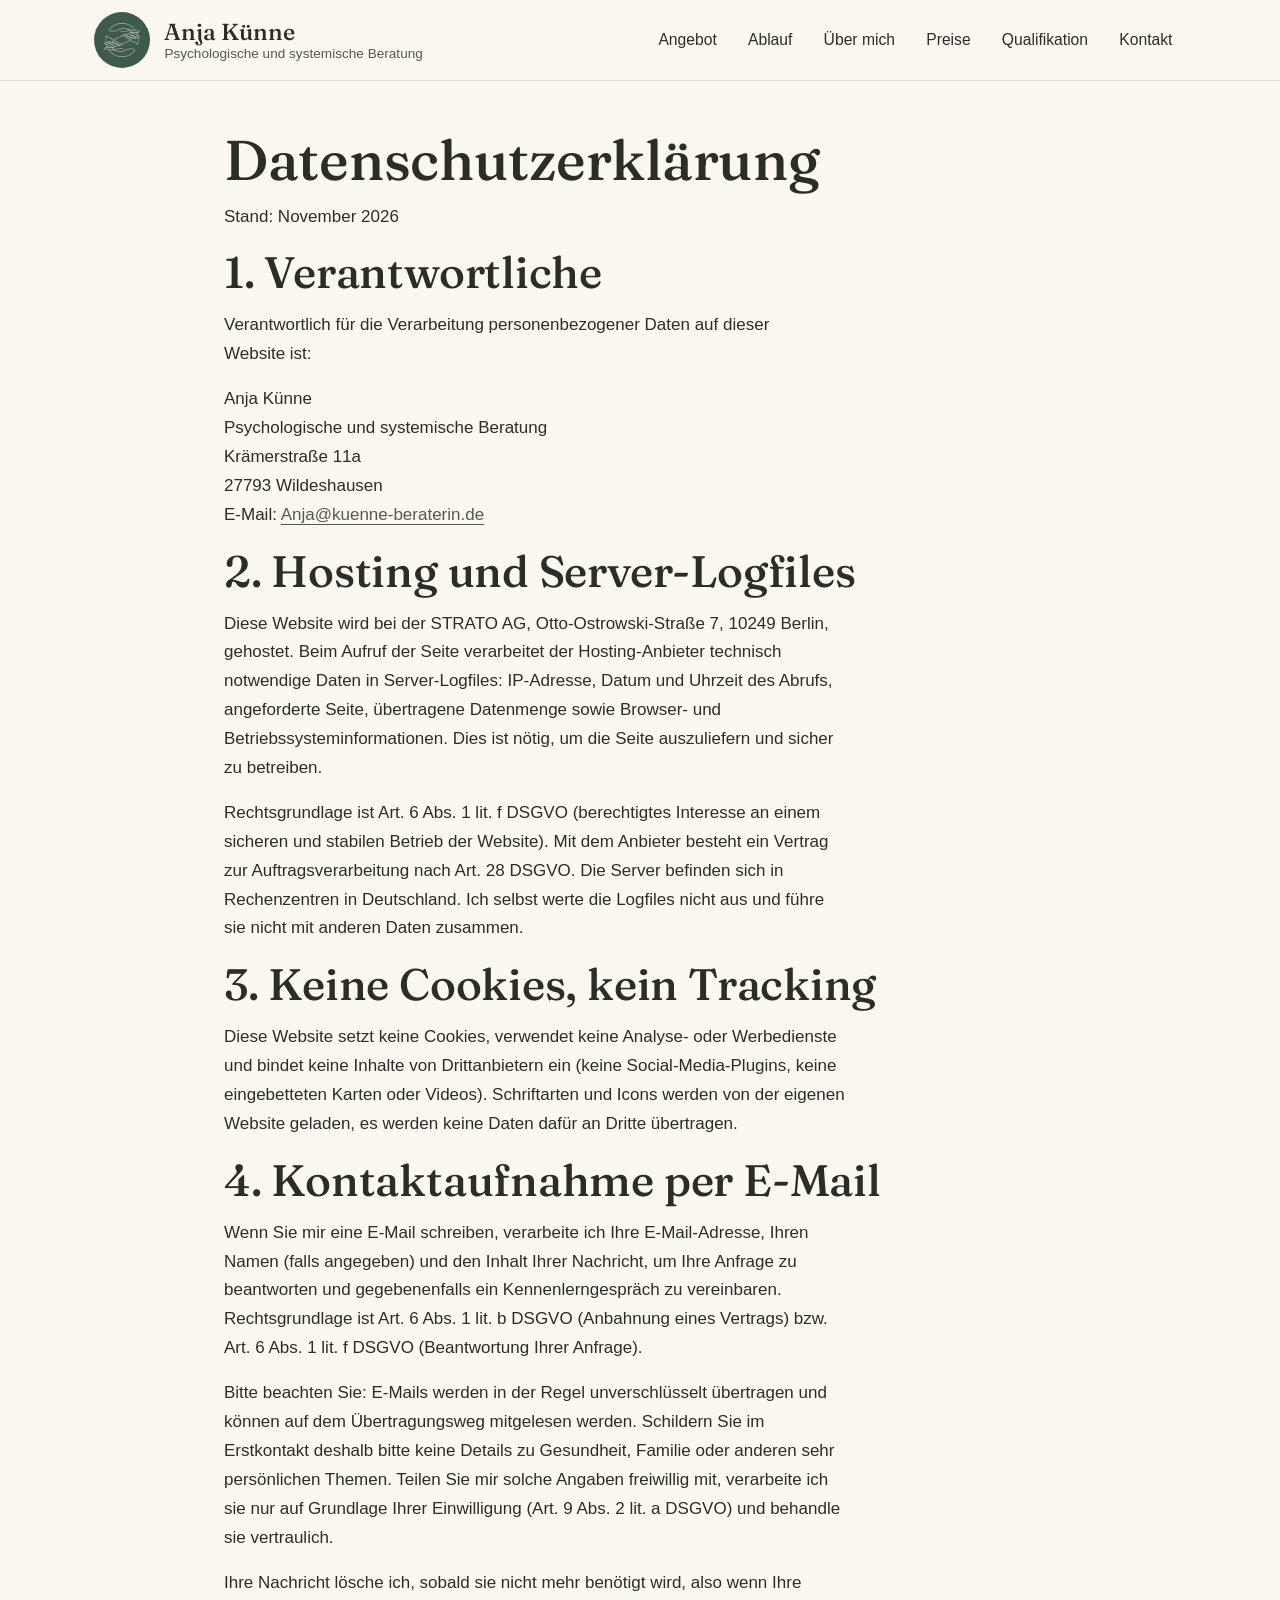
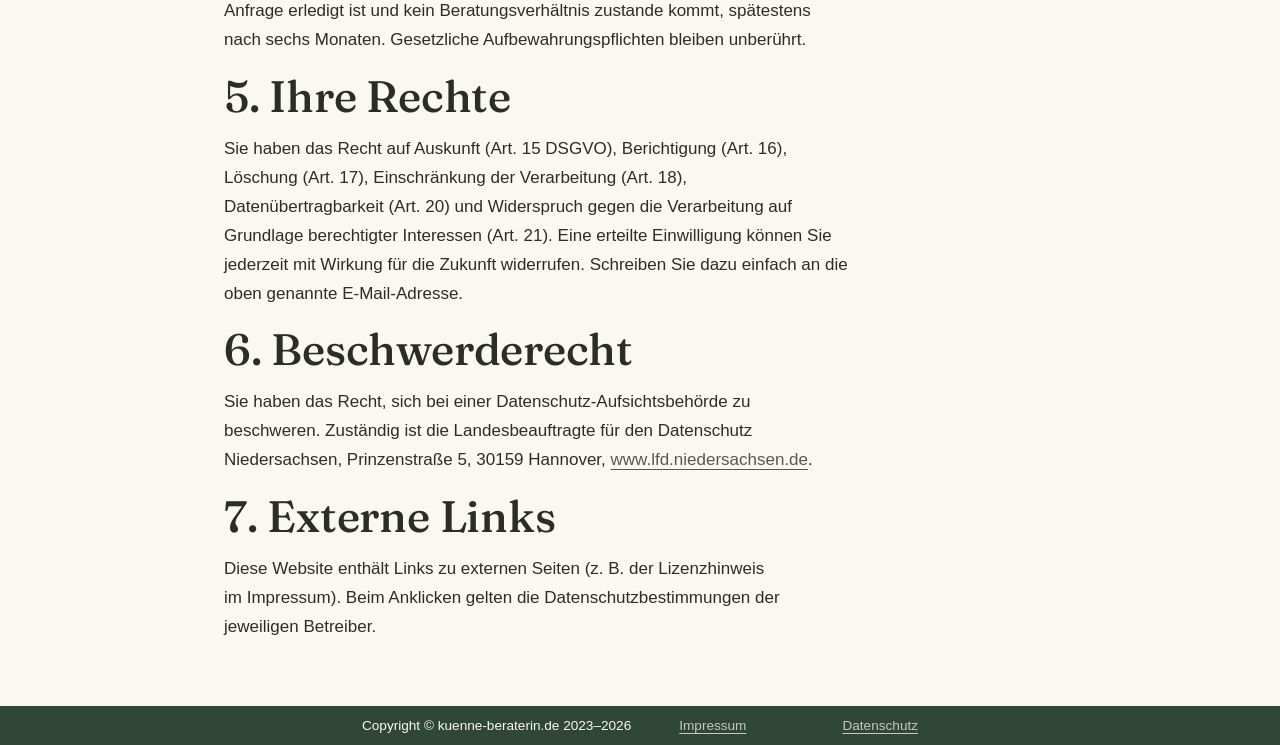
<file: datenschutz.html>
<!DOCTYPE html>
<html lang="de">
<head>
<meta charset="utf-8">
<meta name="viewport" content="width=device-width, initial-scale=1">
<title>Datenschutz – Anja Künne</title>
<meta name="description" content="Datenschutzerklärung der Website kuenne-beraterin.de.">
<meta name="author" content="Anja Künne">
<meta name="robots" content="index, follow">
<link rel="canonical" href="https://kuenne-beraterin.de/datenschutz.html">
<meta name="theme-color" content="#c5c8bb">
<link rel="apple-touch-icon" sizes="180x180" href="resources/img/favicon/apple-touch-icon.png">
<link rel="icon" type="image/png" sizes="32x32" href="resources/img/favicon/favicon-32x32.png">
<link rel="icon" type="image/png" sizes="16x16" href="resources/img/favicon/favicon-16x16.png">
<link rel="icon" href="resources/img/favicon/favicon.ico" sizes="any">
<link rel="manifest" href="resources/img/favicon/site.webmanifest">
<link rel="stylesheet" href="resources/css/main.css">
<script src="resources/js/main.js" defer></script>
</head>
<body>
<!-- @@header:start -->
<!-- @@sprite:start --><svg class="sprite" aria-hidden="true" focusable="false"><symbol id="i-mug" viewBox="0 0 640 512"><path d="M96 64c0-17.7 14.3-32 32-32l320 0 64 0c70.7 0 128 57.3 128 128s-57.3 128-128 128l-32 0c0 53-43 96-96 96l-192 0c-53 0-96-43-96-96L96 64zM480 224l32 0c35.3 0 64-28.7 64-64s-28.7-64-64-64l-32 0 0 128zM32 416l512 0c17.7 0 32 14.3 32 32s-14.3 32-32 32L32 480c-17.7 0-32-14.3-32-32s14.3-32 32-32z"/></symbol><symbol id="i-receipt" viewBox="0 0 384 512"><path d="M14 2.2C22.5-1.7 32.5-.3 39.6 5.8L80 40.4 120.4 5.8c9-7.7 22.3-7.7 31.2 0L192 40.4 232.4 5.8c9-7.7 22.3-7.7 31.2 0L304 40.4 344.4 5.8c7.1-6.1 17.1-7.5 25.6-3.6s14 12.4 14 21.8l0 464c0 9.4-5.5 17.9-14 21.8s-18.5 2.5-25.6-3.6L304 471.6l-40.4 34.6c-9 7.7-22.3 7.7-31.2 0L192 471.6l-40.4 34.6c-9 7.7-22.3 7.7-31.2 0L80 471.6 39.6 506.2c-7.1 6.1-17.1 7.5-25.6 3.6S0 497.4 0 488L0 24C0 14.6 5.5 6.1 14 2.2zM96 144c-8.8 0-16 7.2-16 16s7.2 16 16 16l192 0c8.8 0 16-7.2 16-16s-7.2-16-16-16L96 144zM80 352c0 8.8 7.2 16 16 16l192 0c8.8 0 16-7.2 16-16s-7.2-16-16-16L96 336c-8.8 0-16 7.2-16 16zM96 240c-8.8 0-16 7.2-16 16s7.2 16 16 16l192 0c8.8 0 16-7.2 16-16s-7.2-16-16-16L96 240z"/></symbol><symbol id="i-comments" viewBox="0 0 640 512"><path d="M208 352c114.9 0 208-78.8 208-176S322.9 0 208 0S0 78.8 0 176c0 38.6 14.7 74.3 39.6 103.4c-3.5 9.4-8.7 17.7-14.2 24.7c-4.8 6.2-9.7 11-13.3 14.3c-1.8 1.6-3.3 2.9-4.3 3.7c-.5 .4-.9 .7-1.1 .8l-.2 .2s0 0 0 0s0 0 0 0C1 327.2-1.4 334.4 .8 340.9S9.1 352 16 352c21.8 0 43.8-5.6 62.1-12.5c9.2-3.5 17.8-7.4 25.2-11.4C134.1 343.3 169.8 352 208 352zM448 176c0 112.3-99.1 196.9-216.5 207C255.8 457.4 336.4 512 432 512c38.2 0 73.9-8.7 104.7-23.9c7.5 4 16 7.9 25.2 11.4c18.3 6.9 40.3 12.5 62.1 12.5c6.9 0 13.1-4.5 15.2-11.1c2.1-6.6-.2-13.8-5.8-17.9c0 0 0 0 0 0s0 0 0 0l-.2-.2c-.2-.2-.6-.4-1.1-.8c-1-.8-2.5-2-4.3-3.7c-3.6-3.3-8.5-8.1-13.3-14.3c-5.5-7-10.7-15.4-14.2-24.7c24.9-29 39.6-64.7 39.6-103.4c0-92.8-84.9-168.9-192.6-175.5c.4 5.1 .6 10.3 .6 15.5z"/></symbol><symbol id="i-up" viewBox="0 0 448 512"><path d="M201.4 137.4c12.5-12.5 32.8-12.5 45.3 0l160 160c12.5 12.5 12.5 32.8 0 45.3s-32.8 12.5-45.3 0L224 205.3 86.6 342.6c-12.5 12.5-32.8 12.5-45.3 0s-12.5-32.8 0-45.3l160-160z"/></symbol><symbol id="i-child" viewBox="0 0 320 512"><path d="M96 64a64 64 0 1 1 128 0A64 64 0 1 1 96 64zm48 320l0 96c0 17.7-14.3 32-32 32s-32-14.3-32-32l0-192.2L59.1 321c-9.4 15-29.2 19.4-44.1 10S-4.5 301.9 4.9 287l39.9-63.3C69.7 184 113.2 160 160 160s90.3 24 115.2 63.6L315.1 287c9.4 15 4.9 34.7-10 44.1s-34.7 4.9-44.1-10L240 287.8 240 480c0 17.7-14.3 32-32 32s-32-14.3-32-32l0-96-32 0z"/></symbol><symbol id="i-user-group" viewBox="0 0 640 512"><path d="M96 128a128 128 0 1 1 256 0A128 128 0 1 1 96 128zM0 482.3C0 383.8 79.8 304 178.3 304l91.4 0C368.2 304 448 383.8 448 482.3c0 16.4-13.3 29.7-29.7 29.7L29.7 512C13.3 512 0 498.7 0 482.3zM609.3 512l-137.8 0c5.4-9.4 8.6-20.3 8.6-32l0-8c0-60.7-27.1-115.2-69.8-151.8c2.4-.1 4.7-.2 7.1-.2l61.4 0C567.8 320 640 392.2 640 481.3c0 17-13.8 30.7-30.7 30.7zM432 256c-31 0-59-12.6-79.3-32.9C372.4 196.5 384 163.6 384 128c0-26.8-6.6-52.1-18.3-74.3C384.3 40.1 407.2 32 432 32c61.9 0 112 50.1 112 112s-50.1 112-112 112z"/></symbol><symbol id="i-heart-pulse" viewBox="0 0 512 512"><path d="M228.3 469.1L47.6 300.4c-4.2-3.9-8.2-8.1-11.9-12.4l87 0c22.6 0 43-13.6 51.7-34.5l10.5-25.2 49.3 109.5c3.8 8.5 12.1 14 21.4 14.1s17.8-5 22-13.3L320 253.7l1.7 3.4c9.5 19 28.9 31 50.1 31l104.5 0c-3.7 4.3-7.7 8.5-11.9 12.4L283.7 469.1c-7.5 7-17.4 10.9-27.7 10.9s-20.2-3.9-27.7-10.9zM503.7 240l-132 0c-3 0-5.8-1.7-7.2-4.4l-23.2-46.3c-4.1-8.1-12.4-13.3-21.5-13.3s-17.4 5.1-21.5 13.3l-41.4 82.8L205.9 158.2c-3.9-8.7-12.7-14.3-22.2-14.1s-18.1 5.9-21.8 14.8l-31.8 76.3c-1.2 3-4.2 4.9-7.4 4.9L16 240c-2.6 0-5 .4-7.3 1.1C3 225.2 0 208.2 0 190.9l0-5.8c0-69.9 50.5-129.5 119.4-141C165 36.5 211.4 51.4 244 84l12 12 12-12c32.6-32.6 79-47.5 124.6-39.9C461.5 55.6 512 115.2 512 185.1l0 5.8c0 16.9-2.8 33.5-8.3 49.1z"/></symbol><symbol id="i-hourglass" viewBox="0 0 384 512"><path d="M32 0C14.3 0 0 14.3 0 32S14.3 64 32 64l0 11c0 42.4 16.9 83.1 46.9 113.1L146.7 256 78.9 323.9C48.9 353.9 32 394.6 32 437l0 11c-17.7 0-32 14.3-32 32s14.3 32 32 32l32 0 256 0 32 0c17.7 0 32-14.3 32-32s-14.3-32-32-32l0-11c0-42.4-16.9-83.1-46.9-113.1L237.3 256l67.9-67.9c30-30 46.9-70.7 46.9-113.1l0-11c17.7 0 32-14.3 32-32s-14.3-32-32-32L320 0 64 0 32 0zM96 75l0-11 192 0 0 11c0 19-5.6 37.4-16 53L112 128c-10.3-15.6-16-34-16-53zm16 309c3.5-5.3 7.6-10.3 12.1-14.9L192 301.3l67.9 67.9c4.6 4.6 8.6 9.6 12.1 14.9L112 384z"/></symbol><symbol id="i-envelope" viewBox="0 0 512 512"><path d="M48 64C21.5 64 0 85.5 0 112c0 15.1 7.1 29.3 19.2 38.4L236.8 313.6c11.4 8.5 27 8.5 38.4 0L492.8 150.4c12.1-9.1 19.2-23.3 19.2-38.4c0-26.5-21.5-48-48-48L48 64zM0 176L0 384c0 35.3 28.7 64 64 64l384 0c35.3 0 64-28.7 64-64l0-208L294.4 339.2c-22.8 17.1-54 17.1-76.8 0L0 176z"/></symbol><symbol id="i-award" viewBox="0 0 384 512"><path d="M173.8 5.5c11-7.3 25.4-7.3 36.4 0L228 17.2c6 3.9 13 5.8 20.1 5.4l21.3-1.3c13.2-.8 25.6 6.4 31.5 18.2l9.6 19.1c3.2 6.4 8.4 11.5 14.7 14.7L344.5 83c11.8 5.9 19 18.3 18.2 31.5l-1.3 21.3c-.4 7.1 1.5 14.2 5.4 20.1l11.8 17.8c7.3 11 7.3 25.4 0 36.4L366.8 228c-3.9 6-5.8 13-5.4 20.1l1.3 21.3c.8 13.2-6.4 25.6-18.2 31.5l-19.1 9.6c-6.4 3.2-11.5 8.4-14.7 14.7L301 344.5c-5.9 11.8-18.3 19-31.5 18.2l-21.3-1.3c-7.1-.4-14.2 1.5-20.1 5.4l-17.8 11.8c-11 7.3-25.4 7.3-36.4 0L156 366.8c-6-3.9-13-5.8-20.1-5.4l-21.3 1.3c-13.2 .8-25.6-6.4-31.5-18.2l-9.6-19.1c-3.2-6.4-8.4-11.5-14.7-14.7L39.5 301c-11.8-5.9-19-18.3-18.2-31.5l1.3-21.3c.4-7.1-1.5-14.2-5.4-20.1L5.5 210.2c-7.3-11-7.3-25.4 0-36.4L17.2 156c3.9-6 5.8-13 5.4-20.1l-1.3-21.3c-.8-13.2 6.4-25.6 18.2-31.5l19.1-9.6C65 70.2 70.2 65 73.4 58.6L83 39.5c5.9-11.8 18.3-19 31.5-18.2l21.3 1.3c7.1 .4 14.2-1.5 20.1-5.4L173.8 5.5zM272 192a80 80 0 1 0 -160 0 80 80 0 1 0 160 0zM1.3 441.8L44.4 339.3c.2 .1 .3 .2 .4 .4l9.6 19.1c11.7 23.2 36 37.3 62 35.8l21.3-1.3c.2 0 .5 0 .7 .2l17.8 11.8c5.1 3.3 10.5 5.9 16.1 7.7l-37.6 89.3c-2.3 5.5-7.4 9.2-13.3 9.7s-11.6-2.2-14.8-7.2L74.4 455.5l-56.1 8.3c-5.7 .8-11.4-1.5-15-6s-4.3-10.7-2.1-16zm248 60.4L211.7 413c5.6-1.8 11-4.3 16.1-7.7l17.8-11.8c.2-.1 .4-.2 .7-.2l21.3 1.3c26 1.5 50.3-12.6 62-35.8l9.6-19.1c.1-.2 .2-.3 .4-.4l43.2 102.5c2.2 5.3 1.4 11.4-2.1 16s-9.3 6.9-15 6l-56.1-8.3-32.2 49.2c-3.2 5-8.9 7.7-14.8 7.2s-11-4.3-13.3-9.7z"/></symbol><symbol id="i-info" viewBox="0 0 512 512"><path d="M256 512A256 256 0 1 0 256 0a256 256 0 1 0 0 512zM216 336l24 0 0-64-24 0c-13.3 0-24-10.7-24-24s10.7-24 24-24l48 0c13.3 0 24 10.7 24 24l0 88 8 0c13.3 0 24 10.7 24 24s-10.7 24-24 24l-80 0c-13.3 0-24-10.7-24-24s10.7-24 24-24zm40-208a32 32 0 1 1 0 64 32 32 0 1 1 0-64z"/></symbol><symbol id="i-shield" viewBox="0 0 512 512"><path d="M269.4 2.9C265.2 1 260.7 0 256 0s-9.2 1-13.4 2.9L54.3 82.8c-22 9.3-38.4 31-38.3 57.2c.5 99.2 41.3 280.7 213.6 363.2c16.7 8 36.1 8 52.8 0C454.7 420.7 495.5 239.2 496 140c.1-26.2-16.3-47.9-38.3-57.2L269.4 2.9zM144 221.3c0-33.8 27.4-61.3 61.3-61.3c16.2 0 31.8 6.5 43.3 17.9l7.4 7.4 7.4-7.4c11.5-11.5 27.1-17.9 43.3-17.9c33.8 0 61.3 27.4 61.3 61.3c0 16.2-6.5 31.8-17.9 43.3l-82.7 82.7c-6.2 6.2-16.4 6.2-22.6 0l-82.7-82.7c-11.5-11.5-17.9-27.1-17.9-43.3z"/></symbol><symbol id="i-pin" viewBox="0 0 384 512"><path d="M215.7 499.2C267 435 384 279.4 384 192C384 86 298 0 192 0S0 86 0 192c0 87.4 117 243 168.3 307.2c12.3 15.3 35.1 15.3 47.4 0zM192 128a64 64 0 1 1 0 128 64 64 0 1 1 0-128z"/></symbol><symbol id="i-seedling" viewBox="0 0 512 512"><path d="M512 32c0 113.6-84.6 207.5-194.2 222c-7.1-53.4-30.6-101.6-65.3-139.3C290.8 46.3 364 0 448 0l32 0c17.7 0 32 14.3 32 32zM0 96C0 78.3 14.3 64 32 64l32 0c123.7 0 224 100.3 224 224l0 32 0 160c0 17.7-14.3 32-32 32s-32-14.3-32-32l0-160C100.3 320 0 219.7 0 96z"/></symbol><symbol id="i-arrow" viewBox="0 0 448 512"><path d="M438.6 278.6c12.5-12.5 12.5-32.8 0-45.3l-160-160c-12.5-12.5-32.8-12.5-45.3 0s-12.5 32.8 0 45.3L338.8 224 32 224c-17.7 0-32 14.3-32 32s14.3 32 32 32l306.7 0L233.4 393.4c-12.5 12.5-12.5 32.8 0 45.3s32.8 12.5 45.3 0l160-160z"/></symbol><symbol id="i-pdf" viewBox="0 0 512 512"><path d="M0 64C0 28.7 28.7 0 64 0L224 0l0 128c0 17.7 14.3 32 32 32l128 0 0 144-208 0c-35.3 0-64 28.7-64 64l0 144-48 0c-35.3 0-64-28.7-64-64L0 64zm384 64l-128 0L256 0 384 128zM176 352l32 0c30.9 0 56 25.1 56 56s-25.1 56-56 56l-16 0 0 32c0 8.8-7.2 16-16 16s-16-7.2-16-16l0-48 0-80c0-8.8 7.2-16 16-16zm32 80c13.3 0 24-10.7 24-24s-10.7-24-24-24l-16 0 0 48 16 0zm96-80l32 0c26.5 0 48 21.5 48 48l0 64c0 26.5-21.5 48-48 48l-32 0c-8.8 0-16-7.2-16-16l0-128c0-8.8 7.2-16 16-16zm32 128c8.8 0 16-7.2 16-16l0-64c0-8.8-7.2-16-16-16l-16 0 0 96 16 0zm80-112c0-8.8 7.2-16 16-16l48 0c8.8 0 16 7.2 16 16s-7.2 16-16 16l-32 0 0 32 32 0c8.8 0 16 7.2 16 16s-7.2 16-16 16l-32 0 0 48c0 8.8-7.2 16-16 16s-16-7.2-16-16l0-64 0-64z"/></symbol><symbol id="i-handshake" viewBox="0 0 640 512"><path d="M323.4 85.2l-96.8 78.4c-16.1 13-19.2 36.4-7 53.1c12.9 17.8 38 21.3 55.3 7.8l99.3-77.2c7-5.4 17-4.2 22.5 2.8s4.2 17-2.8 22.5l-20.9 16.2L512 316.8 512 128l-.7 0-3.9-2.5L434.8 79c-15.3-9.8-33.2-15-51.4-15c-21.8 0-43 7.5-60 21.2zm22.8 124.4l-51.7 40.2C263 274.4 217.3 268 193.7 235.6c-22.2-30.5-16.6-73.1 12.7-96.8l83.2-67.3c-11.6-4.9-24.1-7.4-36.8-7.4C234 64 215.7 69.6 200 80l-72 48 0 224 28.2 0 91.4 83.4c19.6 17.9 49.9 16.5 67.8-3.1c5.5-6.1 9.2-13.2 11.1-20.6l17 15.6c19.5 17.9 49.9 16.6 67.8-2.9c4.5-4.9 7.8-10.6 9.9-16.5c19.4 13 45.8 10.3 62.1-7.5c17.9-19.5 16.6-49.9-2.9-67.8l-134.2-123zM16 128c-8.8 0-16 7.2-16 16L0 352c0 17.7 14.3 32 32 32l32 0c17.7 0 32-14.3 32-32l0-224-80 0zM48 320a16 16 0 1 1 0 32 16 16 0 1 1 0-32zM544 128l0 224c0 17.7 14.3 32 32 32l32 0c17.7 0 32-14.3 32-32l0-208c0-8.8-7.2-16-16-16l-80 0zm32 208a16 16 0 1 1 32 0 16 16 0 1 1 -32 0z"/></symbol><symbol id="i-check" viewBox="0 0 448 512"><path d="M438.6 105.4c12.5 12.5 12.5 32.8 0 45.3l-256 256c-12.5 12.5-32.8 12.5-45.3 0l-128-128c-12.5-12.5-12.5-32.8 0-45.3s32.8-12.5 45.3 0L160 338.7 393.4 105.4c12.5-12.5 32.8-12.5 45.3 0z"/></symbol></svg><!-- @@sprite:end -->
<a class="skip-link" href="#main">Zum Inhalt springen</a>
<div id="top-sentinel" class="top-sentinel" aria-hidden="true"></div>
<header class="site-header">
  <div class="container site-header__inner">
    <a class="brand" href="index.html">
      <span class="brand__mark"><img src="resources/img/logo_woText_white-200.webp" srcset="resources/img/logo_woText_white-200.webp 200w, resources/img/logo_woText_white-400.webp 400w" sizes="64px" width="400" height="360" alt="Logo Anja Künne" fetchpriority="high"></span>
      <span class="brand__text"><span class="brand__name">Anja Künne</span><span class="brand__subtitle">Psychologische und systemische Beratung</span></span>
    </a>
    <nav class="site-nav" aria-label="Hauptnavigation">
      <ul class="site-nav__list">
        <li><a href="index.html#angebot">Angebot</a></li>
        <li><a href="index.html#ablauf">Ablauf</a></li>
        <li><a href="index.html#ueber-mich">Über mich</a></li>
        <li><a href="index.html#preise">Preise</a></li>
        <li><a href="index.html#qualifikation">Qualifikation</a></li>
        <li><a href="index.html#kontakt">Kontakt</a></li>
      </ul>
    </nav>
  </div>
</header>
<!-- @@header:end -->
<main id="main" tabindex="-1">
<section class="legal"><div class="container"><div class="legal__inner">
<h1 class="h1">Datenschutzerklärung</h1>
<p>Stand: November 2026</p>
<h2 class="h2">1. Verantwortliche</h2>
<p>Verantwortlich für die Verarbeitung personenbezogener Daten auf dieser Website ist:</p>
<p>Anja Künne<br>Psychologische und systemische Beratung<br>Krämerstraße 11a<br>27793 Wildeshausen<br>E-Mail: <a href="mailto:Anja@kuenne-beraterin.de">Anja@kuenne-beraterin.de</a></p>
<h2 class="h2">2. Hosting und Server-Logfiles</h2>
<p>Diese Website wird bei der STRATO AG, Otto-Ostrowski-Straße 7, 10249 Berlin, gehostet. Beim Aufruf der Seite verarbeitet der Hosting-Anbieter technisch notwendige Daten in Server-Logfiles: IP-Adresse, Datum und Uhrzeit des Abrufs, angeforderte Seite, übertragene Datenmenge sowie Browser- und Betriebssysteminformationen. Dies ist nötig, um die Seite auszuliefern und sicher zu betreiben.</p>
<p>Rechtsgrundlage ist Art. 6 Abs. 1 lit. f DSGVO (berechtigtes Interesse an einem sicheren und stabilen Betrieb der Website). Mit dem Anbieter besteht ein Vertrag zur Auftragsverarbeitung nach Art. 28 DSGVO. Die Server befinden sich in Rechenzentren in Deutschland. Ich selbst werte die Logfiles nicht aus und führe sie nicht mit anderen Daten zusammen.</p>
<h2 class="h2">3. Keine Cookies, kein Tracking</h2>
<p>Diese Website setzt keine Cookies, verwendet keine Analyse- oder Werbedienste und bindet keine Inhalte von Drittanbietern ein (keine Social-Media-Plugins, keine eingebetteten Karten oder Videos). Schriftarten und Icons werden von der eigenen Website geladen, es werden keine Daten dafür an Dritte übertragen.</p>
<h2 class="h2">4. Kontaktaufnahme per E-Mail</h2>
<p>Wenn Sie mir eine E-Mail schreiben, verarbeite ich Ihre E-Mail-Adresse, Ihren Namen (falls angegeben) und den Inhalt Ihrer Nachricht, um Ihre Anfrage zu beantworten und gegebenenfalls ein Kennenlerngespräch zu vereinbaren. Rechtsgrundlage ist Art. 6 Abs. 1 lit. b DSGVO (Anbahnung eines Vertrags) bzw. Art. 6 Abs. 1 lit. f DSGVO (Beantwortung Ihrer Anfrage).</p>
<p>Bitte beachten Sie: E-Mails werden in der Regel unverschlüsselt übertragen und können auf dem Übertragungsweg mitgelesen werden. Schildern Sie im Erstkontakt deshalb bitte keine Details zu Gesundheit, Familie oder anderen sehr persönlichen Themen. Teilen Sie mir solche Angaben freiwillig mit, verarbeite ich sie nur auf Grundlage Ihrer Einwilligung (Art. 9 Abs. 2 lit. a DSGVO) und behandle sie vertraulich.</p>
<p>Ihre Nachricht lösche ich, sobald sie nicht mehr benötigt wird, also wenn Ihre Anfrage erledigt ist und kein Beratungsverhältnis zustande kommt, spätestens nach sechs Monaten. Gesetzliche Aufbewahrungspflichten bleiben unberührt.</p>
<h2 class="h2">5. Ihre Rechte</h2>
<p>Sie haben das Recht auf Auskunft (Art. 15 DSGVO), Berichtigung (Art. 16), Löschung (Art. 17), Einschränkung der Verarbeitung (Art. 18), Datenübertragbarkeit (Art. 20) und Widerspruch gegen die Verarbeitung auf Grundlage berechtigter Interessen (Art. 21). Eine erteilte Einwilligung können Sie jederzeit mit Wirkung für die Zukunft widerrufen. Schreiben Sie dazu einfach an die oben genannte E-Mail-Adresse.</p>
<h2 class="h2">6. Beschwerderecht</h2>
<p>Sie haben das Recht, sich bei einer Datenschutz-Aufsichtsbehörde zu beschweren. Zuständig ist die Landesbeauftragte für den Datenschutz Niedersachsen, Prinzenstraße 5, 30159 Hannover, <a href="https://www.lfd.niedersachsen.de" target="_blank" rel="noopener">www.lfd.niedersachsen.de</a>.</p>
<h2 class="h2">7. Externe Links</h2>
<p>Diese Website enthält Links zu externen Seiten (z. B. der Lizenzhinweis im Impressum). Beim Anklicken gelten die Datenschutzbestimmungen der jeweiligen Betreiber.</p>
</div></div></section>
</main>
<!-- @@footer:start -->
<footer class="site-footer">
  <div class="site-footer__inner">
    <span>Copyright &copy; kuenne-beraterin.de 2023–2026</span>
    <a href="impressum.html">Impressum</a>
    <a href="datenschutz.html">Datenschutz</a>
  </div>
</footer>
<button type="button" id="scroll-to-top" class="to-top" aria-label="Nach oben scrollen"><svg class="icon" aria-hidden="true" focusable="false"><use href="#i-up"/></svg></button>
<!-- @@footer:end -->
</body>
</html>
</file>
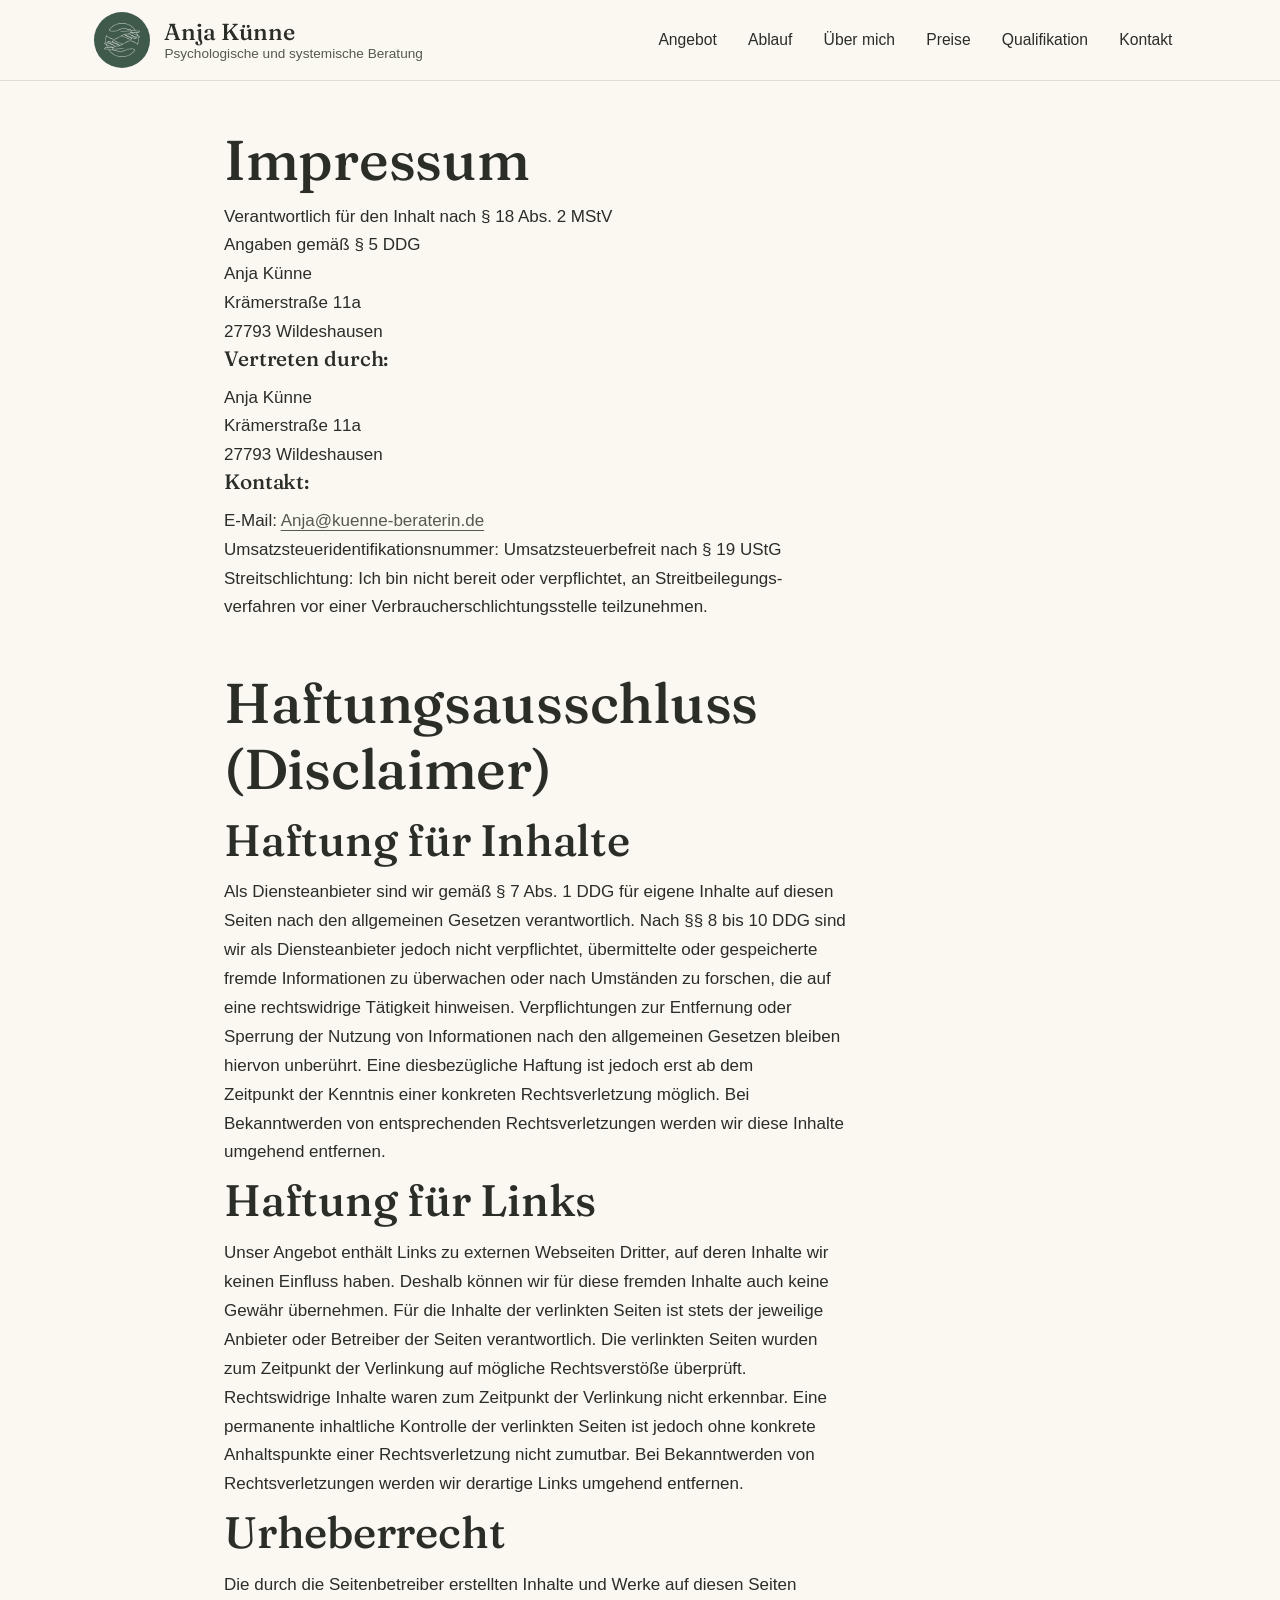
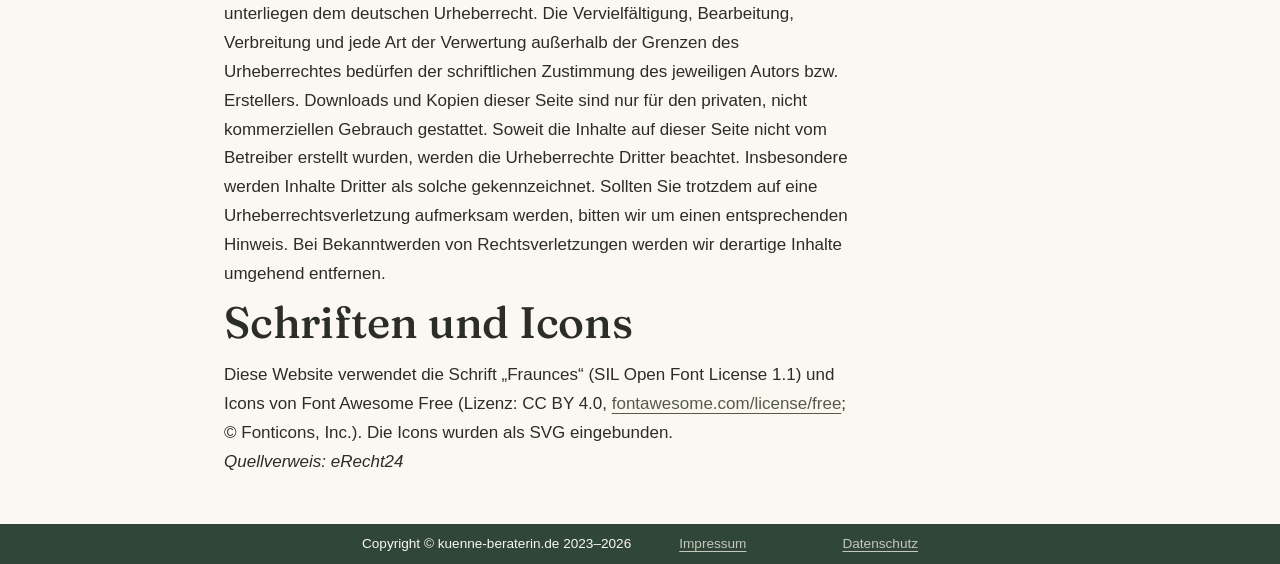
<file: impressum.html>
<!DOCTYPE html>
<html lang="de">
<head>
<meta charset="utf-8">
<meta name="viewport" content="width=device-width, initial-scale=1">
<title>Impressum – Anja Künne</title>
<meta name="description" content="Impressum von Anja Künne, Psychologische und systemische Beratung, Wildeshausen.">
<meta name="author" content="Anja Künne">
<meta name="robots" content="index, follow">
<link rel="canonical" href="https://kuenne-beraterin.de/impressum.html">
<meta name="theme-color" content="#c5c8bb">
<link rel="apple-touch-icon" sizes="180x180" href="resources/img/favicon/apple-touch-icon.png">
<link rel="icon" type="image/png" sizes="32x32" href="resources/img/favicon/favicon-32x32.png">
<link rel="icon" type="image/png" sizes="16x16" href="resources/img/favicon/favicon-16x16.png">
<link rel="icon" href="resources/img/favicon/favicon.ico" sizes="any">
<link rel="manifest" href="resources/img/favicon/site.webmanifest">
<link rel="stylesheet" href="resources/css/main.css">
<script src="resources/js/main.js" defer></script>
</head>
<body>
<!-- @@header:start -->
<!-- @@sprite:start --><svg class="sprite" aria-hidden="true" focusable="false"><symbol id="i-mug" viewBox="0 0 640 512"><path d="M96 64c0-17.7 14.3-32 32-32l320 0 64 0c70.7 0 128 57.3 128 128s-57.3 128-128 128l-32 0c0 53-43 96-96 96l-192 0c-53 0-96-43-96-96L96 64zM480 224l32 0c35.3 0 64-28.7 64-64s-28.7-64-64-64l-32 0 0 128zM32 416l512 0c17.7 0 32 14.3 32 32s-14.3 32-32 32L32 480c-17.7 0-32-14.3-32-32s14.3-32 32-32z"/></symbol><symbol id="i-receipt" viewBox="0 0 384 512"><path d="M14 2.2C22.5-1.7 32.5-.3 39.6 5.8L80 40.4 120.4 5.8c9-7.7 22.3-7.7 31.2 0L192 40.4 232.4 5.8c9-7.7 22.3-7.7 31.2 0L304 40.4 344.4 5.8c7.1-6.1 17.1-7.5 25.6-3.6s14 12.4 14 21.8l0 464c0 9.4-5.5 17.9-14 21.8s-18.5 2.5-25.6-3.6L304 471.6l-40.4 34.6c-9 7.7-22.3 7.7-31.2 0L192 471.6l-40.4 34.6c-9 7.7-22.3 7.7-31.2 0L80 471.6 39.6 506.2c-7.1 6.1-17.1 7.5-25.6 3.6S0 497.4 0 488L0 24C0 14.6 5.5 6.1 14 2.2zM96 144c-8.8 0-16 7.2-16 16s7.2 16 16 16l192 0c8.8 0 16-7.2 16-16s-7.2-16-16-16L96 144zM80 352c0 8.8 7.2 16 16 16l192 0c8.8 0 16-7.2 16-16s-7.2-16-16-16L96 336c-8.8 0-16 7.2-16 16zM96 240c-8.8 0-16 7.2-16 16s7.2 16 16 16l192 0c8.8 0 16-7.2 16-16s-7.2-16-16-16L96 240z"/></symbol><symbol id="i-comments" viewBox="0 0 640 512"><path d="M208 352c114.9 0 208-78.8 208-176S322.9 0 208 0S0 78.8 0 176c0 38.6 14.7 74.3 39.6 103.4c-3.5 9.4-8.7 17.7-14.2 24.7c-4.8 6.2-9.7 11-13.3 14.3c-1.8 1.6-3.3 2.9-4.3 3.7c-.5 .4-.9 .7-1.1 .8l-.2 .2s0 0 0 0s0 0 0 0C1 327.2-1.4 334.4 .8 340.9S9.1 352 16 352c21.8 0 43.8-5.6 62.1-12.5c9.2-3.5 17.8-7.4 25.2-11.4C134.1 343.3 169.8 352 208 352zM448 176c0 112.3-99.1 196.9-216.5 207C255.8 457.4 336.4 512 432 512c38.2 0 73.9-8.7 104.7-23.9c7.5 4 16 7.9 25.2 11.4c18.3 6.9 40.3 12.5 62.1 12.5c6.9 0 13.1-4.5 15.2-11.1c2.1-6.6-.2-13.8-5.8-17.9c0 0 0 0 0 0s0 0 0 0l-.2-.2c-.2-.2-.6-.4-1.1-.8c-1-.8-2.5-2-4.3-3.7c-3.6-3.3-8.5-8.1-13.3-14.3c-5.5-7-10.7-15.4-14.2-24.7c24.9-29 39.6-64.7 39.6-103.4c0-92.8-84.9-168.9-192.6-175.5c.4 5.1 .6 10.3 .6 15.5z"/></symbol><symbol id="i-up" viewBox="0 0 448 512"><path d="M201.4 137.4c12.5-12.5 32.8-12.5 45.3 0l160 160c12.5 12.5 12.5 32.8 0 45.3s-32.8 12.5-45.3 0L224 205.3 86.6 342.6c-12.5 12.5-32.8 12.5-45.3 0s-12.5-32.8 0-45.3l160-160z"/></symbol><symbol id="i-child" viewBox="0 0 320 512"><path d="M96 64a64 64 0 1 1 128 0A64 64 0 1 1 96 64zm48 320l0 96c0 17.7-14.3 32-32 32s-32-14.3-32-32l0-192.2L59.1 321c-9.4 15-29.2 19.4-44.1 10S-4.5 301.9 4.9 287l39.9-63.3C69.7 184 113.2 160 160 160s90.3 24 115.2 63.6L315.1 287c9.4 15 4.9 34.7-10 44.1s-34.7 4.9-44.1-10L240 287.8 240 480c0 17.7-14.3 32-32 32s-32-14.3-32-32l0-96-32 0z"/></symbol><symbol id="i-user-group" viewBox="0 0 640 512"><path d="M96 128a128 128 0 1 1 256 0A128 128 0 1 1 96 128zM0 482.3C0 383.8 79.8 304 178.3 304l91.4 0C368.2 304 448 383.8 448 482.3c0 16.4-13.3 29.7-29.7 29.7L29.7 512C13.3 512 0 498.7 0 482.3zM609.3 512l-137.8 0c5.4-9.4 8.6-20.3 8.6-32l0-8c0-60.7-27.1-115.2-69.8-151.8c2.4-.1 4.7-.2 7.1-.2l61.4 0C567.8 320 640 392.2 640 481.3c0 17-13.8 30.7-30.7 30.7zM432 256c-31 0-59-12.6-79.3-32.9C372.4 196.5 384 163.6 384 128c0-26.8-6.6-52.1-18.3-74.3C384.3 40.1 407.2 32 432 32c61.9 0 112 50.1 112 112s-50.1 112-112 112z"/></symbol><symbol id="i-heart-pulse" viewBox="0 0 512 512"><path d="M228.3 469.1L47.6 300.4c-4.2-3.9-8.2-8.1-11.9-12.4l87 0c22.6 0 43-13.6 51.7-34.5l10.5-25.2 49.3 109.5c3.8 8.5 12.1 14 21.4 14.1s17.8-5 22-13.3L320 253.7l1.7 3.4c9.5 19 28.9 31 50.1 31l104.5 0c-3.7 4.3-7.7 8.5-11.9 12.4L283.7 469.1c-7.5 7-17.4 10.9-27.7 10.9s-20.2-3.9-27.7-10.9zM503.7 240l-132 0c-3 0-5.8-1.7-7.2-4.4l-23.2-46.3c-4.1-8.1-12.4-13.3-21.5-13.3s-17.4 5.1-21.5 13.3l-41.4 82.8L205.9 158.2c-3.9-8.7-12.7-14.3-22.2-14.1s-18.1 5.9-21.8 14.8l-31.8 76.3c-1.2 3-4.2 4.9-7.4 4.9L16 240c-2.6 0-5 .4-7.3 1.1C3 225.2 0 208.2 0 190.9l0-5.8c0-69.9 50.5-129.5 119.4-141C165 36.5 211.4 51.4 244 84l12 12 12-12c32.6-32.6 79-47.5 124.6-39.9C461.5 55.6 512 115.2 512 185.1l0 5.8c0 16.9-2.8 33.5-8.3 49.1z"/></symbol><symbol id="i-hourglass" viewBox="0 0 384 512"><path d="M32 0C14.3 0 0 14.3 0 32S14.3 64 32 64l0 11c0 42.4 16.9 83.1 46.9 113.1L146.7 256 78.9 323.9C48.9 353.9 32 394.6 32 437l0 11c-17.7 0-32 14.3-32 32s14.3 32 32 32l32 0 256 0 32 0c17.7 0 32-14.3 32-32s-14.3-32-32-32l0-11c0-42.4-16.9-83.1-46.9-113.1L237.3 256l67.9-67.9c30-30 46.9-70.7 46.9-113.1l0-11c17.7 0 32-14.3 32-32s-14.3-32-32-32L320 0 64 0 32 0zM96 75l0-11 192 0 0 11c0 19-5.6 37.4-16 53L112 128c-10.3-15.6-16-34-16-53zm16 309c3.5-5.3 7.6-10.3 12.1-14.9L192 301.3l67.9 67.9c4.6 4.6 8.6 9.6 12.1 14.9L112 384z"/></symbol><symbol id="i-envelope" viewBox="0 0 512 512"><path d="M48 64C21.5 64 0 85.5 0 112c0 15.1 7.1 29.3 19.2 38.4L236.8 313.6c11.4 8.5 27 8.5 38.4 0L492.8 150.4c12.1-9.1 19.2-23.3 19.2-38.4c0-26.5-21.5-48-48-48L48 64zM0 176L0 384c0 35.3 28.7 64 64 64l384 0c35.3 0 64-28.7 64-64l0-208L294.4 339.2c-22.8 17.1-54 17.1-76.8 0L0 176z"/></symbol><symbol id="i-award" viewBox="0 0 384 512"><path d="M173.8 5.5c11-7.3 25.4-7.3 36.4 0L228 17.2c6 3.9 13 5.8 20.1 5.4l21.3-1.3c13.2-.8 25.6 6.4 31.5 18.2l9.6 19.1c3.2 6.4 8.4 11.5 14.7 14.7L344.5 83c11.8 5.9 19 18.3 18.2 31.5l-1.3 21.3c-.4 7.1 1.5 14.2 5.4 20.1l11.8 17.8c7.3 11 7.3 25.4 0 36.4L366.8 228c-3.9 6-5.8 13-5.4 20.1l1.3 21.3c.8 13.2-6.4 25.6-18.2 31.5l-19.1 9.6c-6.4 3.2-11.5 8.4-14.7 14.7L301 344.5c-5.9 11.8-18.3 19-31.5 18.2l-21.3-1.3c-7.1-.4-14.2 1.5-20.1 5.4l-17.8 11.8c-11 7.3-25.4 7.3-36.4 0L156 366.8c-6-3.9-13-5.8-20.1-5.4l-21.3 1.3c-13.2 .8-25.6-6.4-31.5-18.2l-9.6-19.1c-3.2-6.4-8.4-11.5-14.7-14.7L39.5 301c-11.8-5.9-19-18.3-18.2-31.5l1.3-21.3c.4-7.1-1.5-14.2-5.4-20.1L5.5 210.2c-7.3-11-7.3-25.4 0-36.4L17.2 156c3.9-6 5.8-13 5.4-20.1l-1.3-21.3c-.8-13.2 6.4-25.6 18.2-31.5l19.1-9.6C65 70.2 70.2 65 73.4 58.6L83 39.5c5.9-11.8 18.3-19 31.5-18.2l21.3 1.3c7.1 .4 14.2-1.5 20.1-5.4L173.8 5.5zM272 192a80 80 0 1 0 -160 0 80 80 0 1 0 160 0zM1.3 441.8L44.4 339.3c.2 .1 .3 .2 .4 .4l9.6 19.1c11.7 23.2 36 37.3 62 35.8l21.3-1.3c.2 0 .5 0 .7 .2l17.8 11.8c5.1 3.3 10.5 5.9 16.1 7.7l-37.6 89.3c-2.3 5.5-7.4 9.2-13.3 9.7s-11.6-2.2-14.8-7.2L74.4 455.5l-56.1 8.3c-5.7 .8-11.4-1.5-15-6s-4.3-10.7-2.1-16zm248 60.4L211.7 413c5.6-1.8 11-4.3 16.1-7.7l17.8-11.8c.2-.1 .4-.2 .7-.2l21.3 1.3c26 1.5 50.3-12.6 62-35.8l9.6-19.1c.1-.2 .2-.3 .4-.4l43.2 102.5c2.2 5.3 1.4 11.4-2.1 16s-9.3 6.9-15 6l-56.1-8.3-32.2 49.2c-3.2 5-8.9 7.7-14.8 7.2s-11-4.3-13.3-9.7z"/></symbol><symbol id="i-info" viewBox="0 0 512 512"><path d="M256 512A256 256 0 1 0 256 0a256 256 0 1 0 0 512zM216 336l24 0 0-64-24 0c-13.3 0-24-10.7-24-24s10.7-24 24-24l48 0c13.3 0 24 10.7 24 24l0 88 8 0c13.3 0 24 10.7 24 24s-10.7 24-24 24l-80 0c-13.3 0-24-10.7-24-24s10.7-24 24-24zm40-208a32 32 0 1 1 0 64 32 32 0 1 1 0-64z"/></symbol><symbol id="i-shield" viewBox="0 0 512 512"><path d="M269.4 2.9C265.2 1 260.7 0 256 0s-9.2 1-13.4 2.9L54.3 82.8c-22 9.3-38.4 31-38.3 57.2c.5 99.2 41.3 280.7 213.6 363.2c16.7 8 36.1 8 52.8 0C454.7 420.7 495.5 239.2 496 140c.1-26.2-16.3-47.9-38.3-57.2L269.4 2.9zM144 221.3c0-33.8 27.4-61.3 61.3-61.3c16.2 0 31.8 6.5 43.3 17.9l7.4 7.4 7.4-7.4c11.5-11.5 27.1-17.9 43.3-17.9c33.8 0 61.3 27.4 61.3 61.3c0 16.2-6.5 31.8-17.9 43.3l-82.7 82.7c-6.2 6.2-16.4 6.2-22.6 0l-82.7-82.7c-11.5-11.5-17.9-27.1-17.9-43.3z"/></symbol><symbol id="i-pin" viewBox="0 0 384 512"><path d="M215.7 499.2C267 435 384 279.4 384 192C384 86 298 0 192 0S0 86 0 192c0 87.4 117 243 168.3 307.2c12.3 15.3 35.1 15.3 47.4 0zM192 128a64 64 0 1 1 0 128 64 64 0 1 1 0-128z"/></symbol><symbol id="i-seedling" viewBox="0 0 512 512"><path d="M512 32c0 113.6-84.6 207.5-194.2 222c-7.1-53.4-30.6-101.6-65.3-139.3C290.8 46.3 364 0 448 0l32 0c17.7 0 32 14.3 32 32zM0 96C0 78.3 14.3 64 32 64l32 0c123.7 0 224 100.3 224 224l0 32 0 160c0 17.7-14.3 32-32 32s-32-14.3-32-32l0-160C100.3 320 0 219.7 0 96z"/></symbol><symbol id="i-arrow" viewBox="0 0 448 512"><path d="M438.6 278.6c12.5-12.5 12.5-32.8 0-45.3l-160-160c-12.5-12.5-32.8-12.5-45.3 0s-12.5 32.8 0 45.3L338.8 224 32 224c-17.7 0-32 14.3-32 32s14.3 32 32 32l306.7 0L233.4 393.4c-12.5 12.5-12.5 32.8 0 45.3s32.8 12.5 45.3 0l160-160z"/></symbol><symbol id="i-pdf" viewBox="0 0 512 512"><path d="M0 64C0 28.7 28.7 0 64 0L224 0l0 128c0 17.7 14.3 32 32 32l128 0 0 144-208 0c-35.3 0-64 28.7-64 64l0 144-48 0c-35.3 0-64-28.7-64-64L0 64zm384 64l-128 0L256 0 384 128zM176 352l32 0c30.9 0 56 25.1 56 56s-25.1 56-56 56l-16 0 0 32c0 8.8-7.2 16-16 16s-16-7.2-16-16l0-48 0-80c0-8.8 7.2-16 16-16zm32 80c13.3 0 24-10.7 24-24s-10.7-24-24-24l-16 0 0 48 16 0zm96-80l32 0c26.5 0 48 21.5 48 48l0 64c0 26.5-21.5 48-48 48l-32 0c-8.8 0-16-7.2-16-16l0-128c0-8.8 7.2-16 16-16zm32 128c8.8 0 16-7.2 16-16l0-64c0-8.8-7.2-16-16-16l-16 0 0 96 16 0zm80-112c0-8.8 7.2-16 16-16l48 0c8.8 0 16 7.2 16 16s-7.2 16-16 16l-32 0 0 32 32 0c8.8 0 16 7.2 16 16s-7.2 16-16 16l-32 0 0 48c0 8.8-7.2 16-16 16s-16-7.2-16-16l0-64 0-64z"/></symbol><symbol id="i-handshake" viewBox="0 0 640 512"><path d="M323.4 85.2l-96.8 78.4c-16.1 13-19.2 36.4-7 53.1c12.9 17.8 38 21.3 55.3 7.8l99.3-77.2c7-5.4 17-4.2 22.5 2.8s4.2 17-2.8 22.5l-20.9 16.2L512 316.8 512 128l-.7 0-3.9-2.5L434.8 79c-15.3-9.8-33.2-15-51.4-15c-21.8 0-43 7.5-60 21.2zm22.8 124.4l-51.7 40.2C263 274.4 217.3 268 193.7 235.6c-22.2-30.5-16.6-73.1 12.7-96.8l83.2-67.3c-11.6-4.9-24.1-7.4-36.8-7.4C234 64 215.7 69.6 200 80l-72 48 0 224 28.2 0 91.4 83.4c19.6 17.9 49.9 16.5 67.8-3.1c5.5-6.1 9.2-13.2 11.1-20.6l17 15.6c19.5 17.9 49.9 16.6 67.8-2.9c4.5-4.9 7.8-10.6 9.9-16.5c19.4 13 45.8 10.3 62.1-7.5c17.9-19.5 16.6-49.9-2.9-67.8l-134.2-123zM16 128c-8.8 0-16 7.2-16 16L0 352c0 17.7 14.3 32 32 32l32 0c17.7 0 32-14.3 32-32l0-224-80 0zM48 320a16 16 0 1 1 0 32 16 16 0 1 1 0-32zM544 128l0 224c0 17.7 14.3 32 32 32l32 0c17.7 0 32-14.3 32-32l0-208c0-8.8-7.2-16-16-16l-80 0zm32 208a16 16 0 1 1 32 0 16 16 0 1 1 -32 0z"/></symbol><symbol id="i-check" viewBox="0 0 448 512"><path d="M438.6 105.4c12.5 12.5 12.5 32.8 0 45.3l-256 256c-12.5 12.5-32.8 12.5-45.3 0l-128-128c-12.5-12.5-12.5-32.8 0-45.3s32.8-12.5 45.3 0L160 338.7 393.4 105.4c12.5-12.5 32.8-12.5 45.3 0z"/></symbol></svg><!-- @@sprite:end -->
<a class="skip-link" href="#main">Zum Inhalt springen</a>
<div id="top-sentinel" class="top-sentinel" aria-hidden="true"></div>
<header class="site-header">
  <div class="container site-header__inner">
    <a class="brand" href="index.html">
      <span class="brand__mark"><img src="resources/img/logo_woText_white-200.webp" srcset="resources/img/logo_woText_white-200.webp 200w, resources/img/logo_woText_white-400.webp 400w" sizes="64px" width="400" height="360" alt="Logo Anja Künne" fetchpriority="high"></span>
      <span class="brand__text"><span class="brand__name">Anja Künne</span><span class="brand__subtitle">Psychologische und systemische Beratung</span></span>
    </a>
    <nav class="site-nav" aria-label="Hauptnavigation">
      <ul class="site-nav__list">
        <li><a href="index.html#angebot">Angebot</a></li>
        <li><a href="index.html#ablauf">Ablauf</a></li>
        <li><a href="index.html#ueber-mich">Über mich</a></li>
        <li><a href="index.html#preise">Preise</a></li>
        <li><a href="index.html#qualifikation">Qualifikation</a></li>
        <li><a href="index.html#kontakt">Kontakt</a></li>
      </ul>
    </nav>
  </div>
</header>
<!-- @@header:end -->
<main id="main" tabindex="-1">
<section class="legal"><div class="container"><div class="legal__inner">
<h1 class="h1">Impressum</h1>
<p class="legal__line">Verantwortlich für den Inhalt nach § 18 Abs. 2 MStV</p>
<p class="legal__line">Angaben gemäß § 5 DDG</p>
<p class="legal__line">Anja Künne</p>
<p class="legal__line">Krämerstraße 11a</p>
<p class="legal__line">27793 Wildeshausen</p>
<h2 class="h3">Vertreten durch: </h2>
<p class="legal__line">Anja Künne</p>
<p class="legal__line">Krämerstraße 11a</p>
<p class="legal__line">27793 Wildeshausen</p>
<h2 class="h3">Kontakt: </h2>
<p class="legal__line">E-Mail: <a href="mailto:Anja@kuenne-beraterin.de">Anja@kuenne-beraterin.de</a></p>
<p class="legal__line mt-lg">Umsatzsteueridentifikationsnummer: Umsatzsteuerbefreit nach § 19 UStG
Streitschlichtung: Ich bin nicht bereit oder verpflichtet, an Streitbeilegungs-verfahren vor einer Verbraucherschlichtungsstelle
teilzunehmen.</p>
<h2 class="h1 legal__gap">Haftungsausschluss (Disclaimer)</h2>
<h3 class="h2">Haftung für Inhalte</h3>
<p class="legal__line">Als Diensteanbieter sind wir gemäß § 7 Abs. 1 DDG für eigene Inhalte auf diesen Seiten nach
den allgemeinen Gesetzen verantwortlich. Nach §§ 8 bis 10 DDG sind wir als
Diensteanbieter jedoch nicht verpflichtet, übermittelte oder gespeicherte fremde
Informationen zu überwachen oder nach Umständen zu forschen, die auf eine rechtswidrige
Tätigkeit hinweisen. Verpflichtungen zur Entfernung oder Sperrung der Nutzung von
Informationen nach den allgemeinen Gesetzen bleiben hiervon unberührt. Eine
diesbezügliche Haftung ist jedoch erst ab dem Zeitpunkt der Kenntnis einer konkreten
Rechtsverletzung möglich. Bei Bekanntwerden von entsprechenden Rechtsverletzungen
werden wir diese Inhalte umgehend entfernen.</p>
<h3 class="h2 mt-sm">Haftung für Links</h3>
<p class="legal__line">Unser Angebot enthält Links zu externen Webseiten Dritter, auf deren Inhalte wir keinen
Einfluss haben. Deshalb können wir für diese fremden Inhalte auch keine Gewähr
übernehmen. Für die Inhalte der verlinkten Seiten ist stets der jeweilige Anbieter oder
Betreiber der Seiten verantwortlich. Die verlinkten Seiten wurden zum Zeitpunkt der
Verlinkung auf mögliche Rechtsverstöße überprüft. Rechtswidrige Inhalte waren zum
Zeitpunkt der Verlinkung nicht erkennbar. Eine permanente inhaltliche Kontrolle der
verlinkten Seiten ist jedoch ohne konkrete Anhaltspunkte einer Rechtsverletzung nicht
zumutbar. Bei Bekanntwerden von Rechtsverletzungen werden wir derartige Links
umgehend entfernen.</p>
<h3 class="h2 mt-sm">Urheberrecht</h3>
<p class="legal__line">Die durch die Seitenbetreiber erstellten Inhalte und Werke auf diesen Seiten unterliegen dem
deutschen Urheberrecht. Die Vervielfältigung, Bearbeitung, Verbreitung und jede Art der
Verwertung außerhalb der Grenzen des Urheberrechtes bedürfen der schriftlichen
Zustimmung des jeweiligen Autors bzw. Erstellers. Downloads und Kopien dieser Seite sind
nur für den privaten, nicht kommerziellen Gebrauch gestattet. Soweit die Inhalte auf dieser
Seite nicht vom Betreiber erstellt wurden, werden die Urheberrechte Dritter beachtet.
Insbesondere werden Inhalte Dritter als solche gekennzeichnet. Sollten Sie trotzdem auf
eine Urheberrechtsverletzung aufmerksam werden, bitten wir um einen entsprechenden
Hinweis. Bei Bekanntwerden von Rechtsverletzungen werden wir derartige Inhalte
umgehend entfernen.</p>
<h3 class="h2 mt-sm">Schriften und Icons</h3>
<p class="legal__line">Diese Website verwendet die Schrift „Fraunces“ (SIL Open Font License 1.1) und Icons von Font Awesome Free (Lizenz: CC BY 4.0, <a href="https://fontawesome.com/license/free" target="_blank" rel="noopener">fontawesome.com/license/free</a>; © Fonticons, Inc.). Die Icons wurden als SVG eingebunden.</p>
<em>Quellverweis: eRecht24</em>
</div></div></section>
</main>
<!-- @@footer:start -->
<footer class="site-footer">
  <div class="site-footer__inner">
    <span>Copyright &copy; kuenne-beraterin.de 2023–2026</span>
    <a href="impressum.html">Impressum</a>
    <a href="datenschutz.html">Datenschutz</a>
  </div>
</footer>
<button type="button" id="scroll-to-top" class="to-top" aria-label="Nach oben scrollen"><svg class="icon" aria-hidden="true" focusable="false"><use href="#i-up"/></svg></button>
<!-- @@footer:end -->
</body>
</html>
</file>
<file: resources/css/main.css>
/* Anja Künne – styles (v12: warm, soft redesign). Cream ground, sage/sand naturals, one moss accent; Fraunces headings. */
@layer reset, tokens, base, layout, components, motion;

@font-face {
  font-family: "Fraunces";
  src: url("../fonts/fraunces-latin-wght-normal.woff2") format("woff2");
  font-weight: 100 900;
  font-style: normal;
  font-display: swap;
}
@font-face {
  font-family: "Fraunces Fallback";
  src: local("Georgia");
  size-adjust: 106%;
  ascent-override: 92%;
  descent-override: 24%;
  line-gap-override: 0%;
}

@layer tokens {
  :root {
    --cream: #fbf8f1;
    --sand: #efe6d6;
    --sage: #c5c8bb;
    --sage-light: #ebeee2;
    --moss: #3f5a4a;
    --moss-dark: #2f4639;
    --ink: #2b2d27;
    --ink-soft: #55594e;
    --line: #dcdfd0;
    --icon: #4d6656;

    --font-serif: "Fraunces", "Fraunces Fallback", Georgia, "Times New Roman", serif;
    --font-sans: -apple-system, BlinkMacSystemFont, "Segoe UI", Roboto, "Helvetica Neue", Arial, "Noto Sans", sans-serif;

    --gutter: 1.25rem;
    --section-space: clamp(3.5rem, 8vw, 6.5rem);
    --radius: 1.75rem;
    --ease: cubic-bezier(.2, .7, .2, 1);
  }
  @media (min-width: 576px) { :root { --gutter: 1.5rem; } }
}

@layer reset {
  *, *::before, *::after { box-sizing: border-box; }
  body, h1, h2, h3, p, ul, ol, figure, blockquote { margin: 0; }
  img, svg { vertical-align: middle; }
  img { border-style: none; max-width: 100%; height: auto; }
  button { font: inherit; margin: 0; }
  ul, ol { padding: 0; list-style: none; }
}

@layer base {
  html { -webkit-text-size-adjust: 100%; scroll-behavior: smooth; scroll-padding-top: 6rem; }
  body {
    font-family: var(--font-sans);
    font-size: 1.0625rem;
    line-height: 1.7;
    color: var(--ink);
    background: var(--cream);
    -webkit-font-smoothing: antialiased;
    overflow-x: clip;
  }
  h1, h2, h3 { font-family: var(--font-serif); font-weight: 450; line-height: 1.18; margin-bottom: .75rem; text-align: left; text-wrap: balance; letter-spacing: -.005em; }
  h1 { font-size: clamp(2.15rem, 1.4rem + 3vw, 3.5rem); line-height: 1.1; }
  h2 { font-size: clamp(1.9rem, 1.3rem + 2vw, 2.75rem); }
  h3 { font-size: 1.3rem; }
  .h1 { font-size: clamp(2.15rem, 1.4rem + 3vw, 3.5rem); }
  .h2 { font-size: clamp(1.9rem, 1.3rem + 2vw, 2.75rem); }
  .h3 { font-size: 1.3rem; }
  p { margin-bottom: 1rem; text-wrap: pretty; max-width: 66ch; }
  a { color: var(--moss-dark); text-decoration-thickness: 1px; text-underline-offset: .22em; transition: color .2s var(--ease); }
  a:hover { color: var(--ink); }
  :focus-visible { outline: 3px solid var(--moss-dark); outline-offset: 3px; border-radius: .25rem; }
  section[tabindex="-1"]:focus { outline: none; }
  ::selection { background: var(--sage); }

  @media (prefers-reduced-motion: reduce) {
    html { scroll-behavior: auto; }
    *, *::before, *::after { transition: none !important; animation: none !important; }
  }
}

@layer layout {
  .container { width: 100%; margin-inline: auto; padding-inline: var(--gutter); }
  @media (min-width: 576px) { .container { max-width: 540px; } }
  @media (min-width: 768px) { .container { max-width: 720px; } }
  @media (min-width: 992px) { .container { max-width: 960px; } }
  @media (min-width: 1200px) { .container { max-width: 1140px; } }

  .section { padding-block: var(--section-space); }
  .section--tint { background: var(--sage-light); }
  .section--flush-top { padding-top: 0; }
  .section-head { max-width: 40rem; margin-bottom: clamp(1.5rem, 4vw, 2.5rem); }
  .section-head h2 { margin-bottom: .5rem; }
  .split__text .section-head { margin-bottom: 1.75rem; }

  /* picture + text: stacked on phones, side by side from 900px */
  .split { display: grid; gap: clamp(1.75rem, 4vw, 3.5rem); align-items: center; }
  @media (min-width: 900px) {
    .split { grid-template-columns: 5fr 6fr; }
    .split--flip { grid-template-columns: 6fr 5fr; }
    .split--flip .split__media { order: 2; }
  }
}

@layer components {
  .sprite { position: absolute; width: 0; height: 0; overflow: hidden; }
  .icon { width: 1.3rem; height: 1.3rem; flex: none; fill: currentColor; }

  .badge { flex: none; display: grid; place-items: center; width: 3rem; height: 3rem; border-radius: 50%; background: var(--sage-light); color: var(--icon); }
  .badge--lg { width: 4rem; height: 4rem; }
  .badge--lg .icon { width: 1.7rem; height: 1.7rem; }

  /* ===== skip link ===== */
  .skip-link { position: absolute; left: 1rem; top: -5rem; z-index: 100; padding: .75rem 1rem; border-radius: .75rem; background: var(--moss-dark); color: var(--cream); transition: top .2s var(--ease); }
  .skip-link:focus { top: 1rem; }
  .skip-link:focus-visible { outline-color: var(--cream); }

  /* ===== header ===== */
  .site-header { background: rgb(251 248 241 / .94); border-bottom: 1px solid var(--line); }
  .site-header__inner { display: flex; flex-wrap: wrap; align-items: center; justify-content: space-between; gap: .5rem 1.5rem; padding-block: .75rem; }
  .brand { display: flex; align-items: center; gap: .9rem; color: var(--ink); text-decoration: none; }
  .brand:hover { color: var(--ink); }
  .brand__mark { flex: none; display: grid; place-items: center; width: 3.5rem; height: 3.5rem; border-radius: 50%; background: var(--moss); }
  .brand__mark img { width: 2.3rem; height: auto; }
  .brand__text { display: flex; flex-direction: column; line-height: 1.25; }
  .brand__name { font-family: var(--font-serif); font-size: 1.45rem; font-weight: 500; }
  .brand__subtitle { font-size: .85rem; color: var(--ink-soft); }
  .site-nav { width: 100%; }
  .site-nav__list { display: flex; flex-wrap: wrap; gap: .15rem .25rem; }
  .site-nav__list a { display: inline-flex; align-items: center; min-height: 2.75rem; padding: .35rem .85rem; border-radius: 999px; font-size: .98rem; font-weight: 500; text-decoration: none; color: var(--ink); transition: background-color .2s var(--ease), color .2s var(--ease); }
  .site-nav__list a:hover { background: var(--sage-light); color: var(--ink); }
  .site-nav__list a[aria-current="true"] { background: var(--moss); color: var(--cream); }
  @media (min-width: 900px) {
    .site-header { position: sticky; top: 0; z-index: 50; }
    .site-header { background: rgb(251 248 241 / .97); }
    .site-nav { width: auto; }
  }

  /* ===== buttons ===== */
  .btn {
    display: inline-flex; align-items: center; justify-content: center; gap: .6rem; min-height: 3rem;
    padding: .5rem 1.5rem; border: 2px solid transparent; border-radius: 999px; background: transparent; color: var(--ink);
    font-size: 1.05rem; font-weight: 500; line-height: 1.4; text-align: center; text-decoration: none; cursor: pointer;
    transition: color .2s var(--ease), background-color .2s var(--ease), border-color .2s var(--ease), transform .2s var(--ease);
  }
  .btn:active { transform: scale(.98); }
  .btn--lg { min-height: 3.25rem; padding: .6rem 1.75rem; }
  .btn--solid { background: var(--moss); border-color: var(--moss); color: var(--cream); }
  .btn--solid:hover { background: var(--moss-dark); border-color: var(--moss-dark); color: var(--cream); }
  .btn--dark { color: var(--moss-dark); border-color: var(--moss-dark); }
  .btn--dark:hover { background: var(--moss-dark); color: var(--cream); }
  .btn--outline { color: var(--moss-dark); border-color: var(--moss); }
  .btn--outline:hover { background: var(--moss); color: var(--cream); }
  .btn .icon { width: 1.1em; height: 1.1em; }
  .textlink { display: inline-flex; align-items: center; min-height: 2.75rem; padding-inline: .5rem; font-weight: 500; }

  /* ===== hero ===== */
  .hero { padding-block: clamp(1.5rem, 4vw, 3rem) clamp(2.5rem, 6vw, 5rem); }
  .hero__grid { display: grid; gap: 2.25rem; align-items: center; }
  @media (min-width: 900px) {
    .hero__grid { grid-template-columns: 1.15fr .85fr; gap: 4rem; }
    .hero__media { order: 2; }
  }
  .hero__media { position: relative; width: min(100%, 20rem); margin-inline: auto; }
  @media (min-width: 900px) { .hero__media { width: 100%; max-width: 28rem; margin-inline: 0 auto; justify-self: end; } }
  .hero__media::before { content: ""; position: absolute; inset: 1.1rem -1.1rem -1.1rem 1.1rem; border-radius: 999px 999px 2rem 2rem; background: var(--sand); }
  .arch { position: relative; aspect-ratio: 4 / 5; overflow: hidden; border-radius: 999px 999px 2rem 2rem; background: var(--sage-light); }
  .portrait { display: block; width: 100%; height: 100%; object-fit: cover; object-position: 50% 14%; }
  .lead { margin-top: 1.25rem; font-size: clamp(1.1rem, 1rem + .4vw, 1.3rem); line-height: 1.65; color: var(--ink); }
  .hero__cta { display: flex; flex-wrap: wrap; align-items: center; gap: .5rem 1.25rem; margin-top: 1.75rem; }
  @media (max-width: 520px) { .hero__cta .btn { width: 100%; } }
  .trust { display: grid; gap: .25rem; margin-top: 2rem; padding-top: 1.5rem; border-top: 1px solid var(--line); }
  @media (min-width: 640px) { .trust { grid-template-columns: repeat(3, 1fr); gap: 1.25rem; } }
  .trust a { display: flex; align-items: flex-start; gap: .75rem; min-height: 2.75rem; padding-block: .4rem; color: var(--ink-soft); font-size: .95rem; line-height: 1.4; text-decoration: none; }
  .trust a:hover { color: var(--ink); }
  .trust .icon { margin-top: .15rem; color: var(--icon); }
  .trust strong { display: block; color: var(--ink); font-weight: 600; }

  /* ===== photos ===== */
  .photo { display: block; width: 100%; border-radius: var(--radius); }
  @media (max-width: 899px) { .split__media { max-width: 30rem; } }

  /* ===== services ===== */
  .services { margin-bottom: 1.75rem; }
  .service { display: flex; align-items: center; gap: 1rem; padding-block: 1rem; border-top: 1px solid var(--line); font-weight: 500; }
  .service:last-child { border-bottom: 1px solid var(--line); }
  .notice { display: flex; gap: 1rem; padding: 1.1rem 1.35rem; border-radius: 1.25rem; background: var(--sand); }
  .notice .icon { margin-top: .25rem; color: var(--icon); }
  .notice p { margin: 0; }

  /* ===== steps (a real sequence) ===== */
  .lead-line { font-family: var(--font-serif); font-size: 1.25rem; line-height: 1.4; color: var(--ink-soft); }
  .steps { display: grid; gap: 1.75rem; margin-bottom: 2rem; counter-reset: step; }
  .step { position: relative; padding-left: 3.5rem; counter-increment: step; }
  .step::before { content: counter(step); position: absolute; left: 0; top: .1rem; display: grid; place-items: center; width: 2.4rem; height: 2.4rem; border-radius: 50%; background: var(--moss); color: var(--cream); font-family: var(--font-serif); font-size: 1.1rem; }
  .step:not(:last-child)::after { content: ""; position: absolute; left: 1.15rem; top: 3rem; bottom: -1.5rem; width: 2px; background: var(--sage); }
  .step h3 { margin-bottom: .35rem; }
  .step p { margin: 0; }
  .quote { font-family: var(--font-serif); font-size: clamp(1.35rem, 1.1rem + 1vw, 1.75rem); font-style: italic; line-height: 1.4; color: var(--moss-dark); }

  /* ===== about ===== */
  .about { display: grid; gap: clamp(1.5rem, 4vw, 3.5rem); }
  @media (min-width: 900px) { .about { grid-template-columns: .8fr 1.2fr; align-items: start; } }
  .facts { display: grid; gap: .6rem; margin-top: 1.25rem; }
  .facts li { display: flex; align-items: center; gap: .75rem; font-weight: 500; }
  .facts .icon { color: var(--moss); }
  .pullquote { margin: 1.75rem 0; padding: 1.5rem 1.75rem; border-radius: var(--radius); background: var(--sand); font-family: var(--font-serif); font-size: clamp(1.25rem, 1.05rem + 1vw, 1.65rem); line-height: 1.4; color: var(--ink); }
  .tags { display: flex; flex-wrap: wrap; gap: .5rem; }
  .tag { padding: .3rem .95rem; border-radius: 999px; background: var(--sage-light); font-size: .92rem; }

  /* ===== protected space band ===== */
  .band { margin-inline: .75rem; padding: clamp(3rem, 8vw, 5.5rem) var(--gutter); border-radius: clamp(1.75rem, 5vw, 3.5rem); background: var(--moss); color: var(--cream); }
  .shelter { max-width: 44rem; margin-inline: auto; text-align: center; }
  .shelter .badge { margin: 0 auto 1.25rem; background: rgb(251 248 241 / .14); color: var(--cream); }
  .shelter h2 { text-align: center; color: var(--cream); }
  .shelter p { margin: 1rem auto 0; max-width: 40rem; font-family: var(--font-serif); font-size: clamp(1.15rem, 1rem + .6vw, 1.4rem); line-height: 1.6; }
  .band :focus-visible { outline-color: var(--cream); }

  /* ===== prices ===== */
  .prices { display: grid; gap: 1.25rem; grid-template-columns: repeat(auto-fit, minmax(min(100%, 15rem), 1fr)); margin-bottom: 2rem; }
  .price { display: flex; flex-direction: column; gap: .4rem; padding: 1.75rem; border: 1px solid var(--line); border-radius: var(--radius); background: #fff; }
  .price--free { border: 2px solid var(--moss); background: var(--sand); }
  .price__label { font-size: .95rem; font-weight: 600; color: var(--ink-soft); }
  .price__value { font-family: var(--font-serif); font-size: clamp(2.4rem, 2rem + 1.4vw, 3.1rem); font-weight: 450; line-height: 1.05; color: var(--moss-dark); }
  .price__meta { font-weight: 600; }
  .price p { margin: .35rem 0 0; color: var(--ink-soft); font-size: 1rem; }
  .price-notes { display: grid; gap: .5rem; }
  .price-notes p { margin: 0; }

  /* ===== qualification ===== */
  .cert { padding: clamp(1.5rem, 5vw, 3rem); border-radius: clamp(1.5rem, 4vw, 2.5rem); background: var(--sand); }
  .cert__grid { display: grid; gap: 1.5rem; align-items: center; }
  @media (min-width: 768px) { .cert__grid { grid-template-columns: auto 1fr; gap: 3rem; } }
  .cert__badge { display: block; width: 130px; height: 130px; margin-inline: auto; }
  .cert p { margin: 0 0 1.5rem; }
  @media (max-width: 520px) { .cert .btn { width: 100%; } }

  /* ===== contact ===== */
  .section--contact { margin-top: clamp(1rem, 3vw, 2rem); padding-top: var(--section-space); padding-bottom: clamp(3.5rem, 8vw, 6rem); border-radius: clamp(2rem, 6vw, 4rem) clamp(2rem, 6vw, 4rem) 0 0; background: var(--sage-light); }
  .contact { max-width: 44rem; margin-inline: auto; text-align: center; }
  .contact .badge { margin: 0 auto 1.25rem; background: var(--cream); }
  .contact h2 { text-align: center; }
  .contact p { margin-inline: auto; margin-bottom: .75rem; }
  .contact__mail { margin-block: 1.75rem; }
  .contact .notice { max-width: 38rem; margin: 1rem auto 0; text-align: left; background: var(--cream); }
  .contact .notice:first-of-type { margin-top: 2rem; }
  @media (max-width: 520px) { .contact__mail .btn { width: 100%; font-size: 1rem; padding-inline: 1rem; } }

  /* ===== legal pages & 404 (kept as in v11) ===== */
  .legal { min-height: 100vh; margin-bottom: 3rem; }
  .legal__inner { display: flex; flex-direction: column; max-width: 52rem; margin: 3rem auto 0; line-height: 1.7; }
  .legal p.legal__line { margin: 0; }
  .legal :is(h1, h2, h3, p, em) { overflow-wrap: anywhere; hyphens: auto; }
  .legal h1, .legal h2, .legal h3 { font-weight: 500; }
  .legal a { color: var(--ink-soft); }
  .legal .mt-sm { margin-top: .5rem; }
  .legal .mt-lg { margin-top: 3rem; }
  .legal__gap { margin-top: 3rem; }
  .notfound { min-height: 60vh; padding-block: 5rem; text-align: center; }
  .notfound h1 { text-align: center; }

  /* ===== footer ===== */
  .site-footer { padding: .25rem 0; background: var(--moss-dark); color: var(--cream); font-size: 80%; }
  .site-footer__inner { display: flex; justify-content: center; text-align: center; padding-inline: 3rem; }
  .site-footer__inner > * { margin-inline: 3rem 0; padding-block: .25rem; }
  .site-footer__inner > a { margin-right: 3rem; color: var(--sage); }
  .site-footer__inner > a:hover { color: var(--cream); }
  .site-footer :focus-visible, .to-top:focus-visible { outline-color: var(--cream); }
  @media (max-width: 767px) {
    .site-footer { padding-bottom: calc(.5rem + env(safe-area-inset-bottom)); font-size: .875rem; }
    .site-footer__inner { flex-wrap: wrap; align-items: center; justify-content: center; gap: 0 1.5rem; padding-inline: 1rem; }
    .site-footer__inner > span { flex: 0 0 100%; margin: 0; padding: .75rem 0 0; }
    .site-footer__inner > a { margin: 0; padding: .6rem .25rem; min-height: 2.75rem; display: inline-flex; align-items: center; }
  }

  /* ===== scroll to top ===== */
  .to-top {
    position: fixed; right: max(1rem, env(safe-area-inset-right)); bottom: max(1rem, env(safe-area-inset-bottom)); z-index: 99;
    width: 3.25rem; height: 3.25rem; padding: 0; border: 0; border-radius: 50%; background: var(--moss); color: var(--cream); cursor: pointer;
    box-shadow: 0 .4rem 1.2rem rgb(43 45 39 / .22);
    visibility: hidden; opacity: 0; transform: translateY(8px);
    transition: opacity .4s var(--ease), transform .4s var(--ease), visibility 0s .4s, background-color .2s var(--ease);
  }
  .to-top:hover { background: var(--moss-dark); }
  .to-top.is-visible { visibility: visible; opacity: 1; transform: none; transition-delay: 0s; }
  .to-top .icon { display: block; width: 1.1rem; height: 1.1rem; margin-inline: auto; }
  .top-sentinel { position: absolute; top: 0; left: 0; width: 1px; height: 20px; pointer-events: none; }
}

@layer motion {
  /* One orchestrated moment on load (hero), then a quiet rise for section blocks. JS adds the hidden state, so no-JS stays visible. */
  @keyframes intro-arch { from { opacity: 0; transform: translateY(1.25rem) scale(.97); } to { opacity: 1; transform: none; } }
  @keyframes intro-up { from { opacity: 0; transform: translateY(1rem); } to { opacity: 1; transform: none; } }

  @media (prefers-reduced-motion: no-preference) {
    .home .hero__media { animation: intro-arch 1s var(--ease) both; }
    .home .hero__text > * { animation: intro-up .8s var(--ease) both; }
    .home .hero__text > :nth-child(1) { animation-delay: .15s; }
    .home .hero__text > :nth-child(2) { animation-delay: .3s; }
    .home .hero__text > :nth-child(3) { animation-delay: .45s; }
    .home .hero__text > :nth-child(4) { animation-delay: .6s; }
  }

  .will-reveal { opacity: 0; transform: translateY(.9rem); will-change: opacity, transform; transition: opacity .6s ease-out var(--d, 0s), transform .6s ease-out var(--d, 0s); }
  .will-reveal.is-in { opacity: 1; transform: none; }

  @media (prefers-reduced-motion: reduce), print {
    .will-reveal { opacity: 1; transform: none; transition: none; }
  }
  @media print { .site-header { position: static; } .to-top { display: none; } .hero__media, .hero__text > * { animation: none !important; } }
}
</file>
